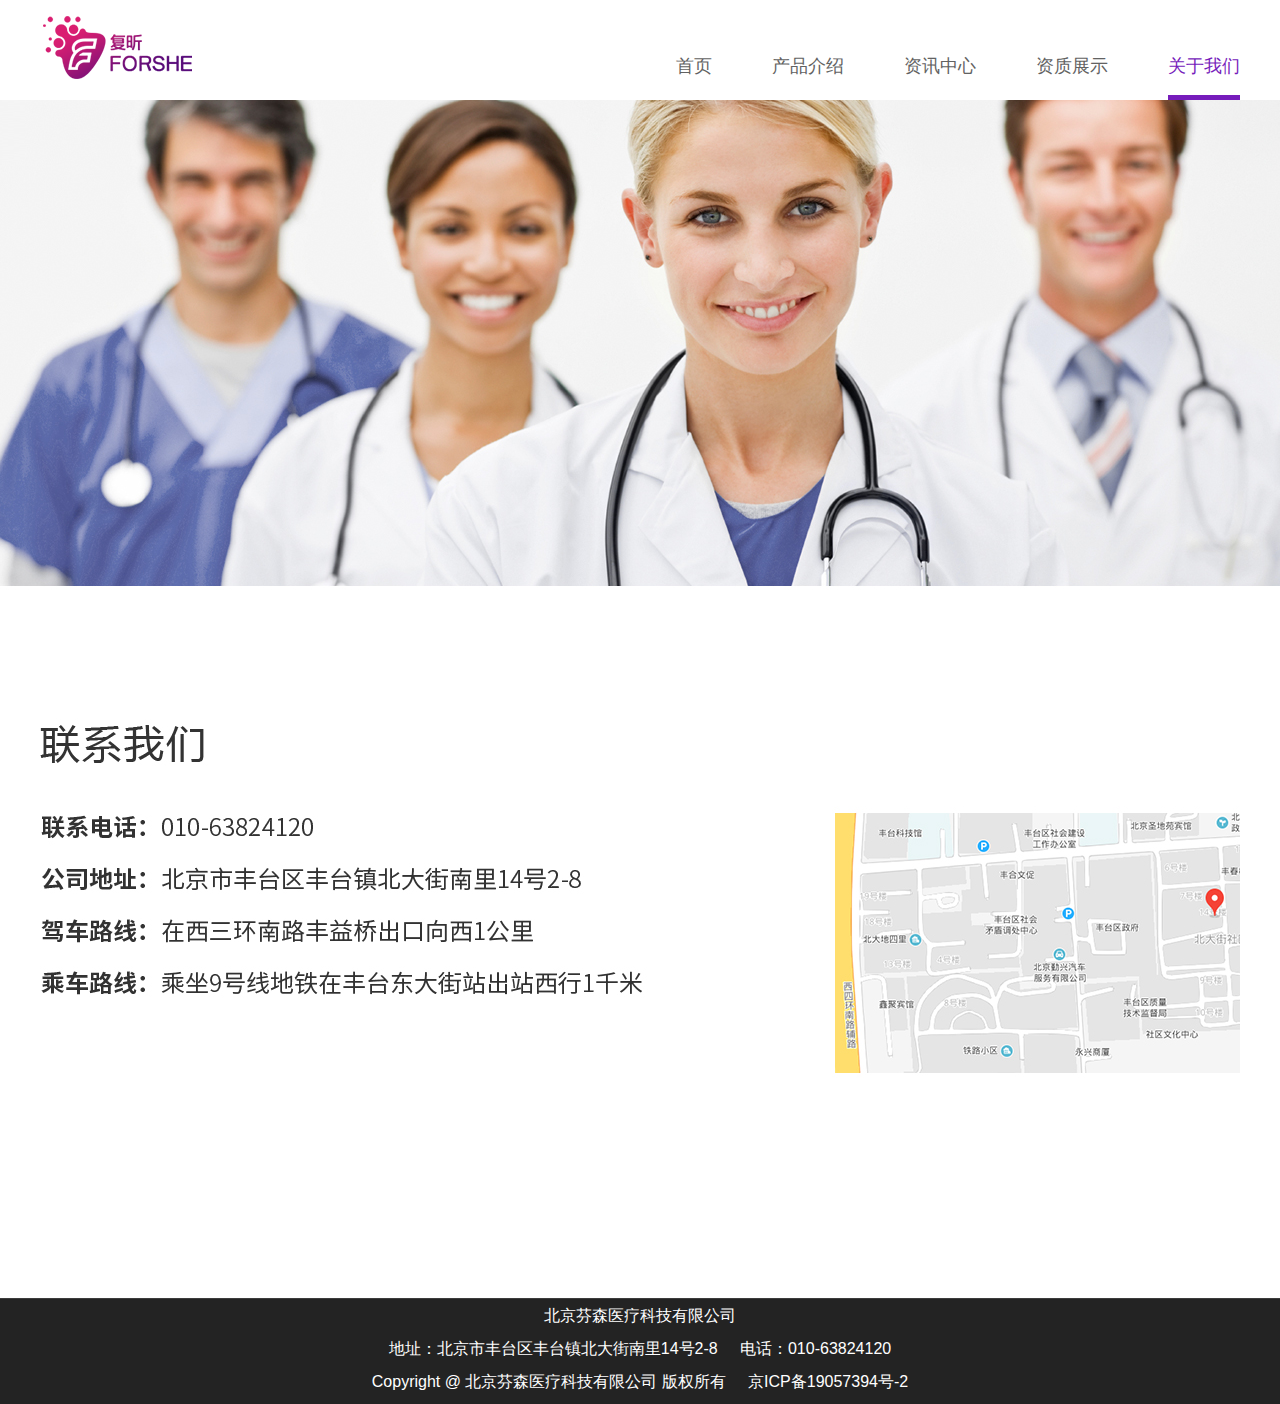
<file: aboutus.html>
<!DOCTYPE html>
<html>
	<head>
		<meta charset="UTF-8">
		<script src="js/jquery.min.js" type="text/javascript"></script>
		<link rel="shortcut icon" href="images/HXFY_logo.ico">
		<title>北京芬森医疗科技有限公司</title>
	</head>
	<style type="text/css">
		*{
			margin:0;
			padding:0;
		}
		li{
			list-style:none;
		}
		a{
			text-decoration:none;
		}
		img{
			max-width: 100%;
			border:none;
			}
		body{
			width: 100%;
			height: 100%;
			font-family:Arial, "Times New Roman","微软雅黑";
			font-size:12px;
			background-color: #fff;
			cursor: default;
			}
		.clear{
			clear:both;
		}
		.inner{
			width: 1200px;
			margin: 0 auto;
		}
		.left{
			float: left;
		}
		.right{
			float: right;
		}
		ul:after{
			display: block;
			clear: both;
			content: "";
			visibility: hidden;
			height: 0;
		}
		h2{
			height: 96px;
			font-size: 40px;
			color: #333333;
			font-family: MicrosoftYaHei;
			/*font-weight: bold;*/
			line-height: 96px;
			padding-left: 50px;
			background: url(images/h2_bg.png)no-repeat left center;
		}
		h3{
			height: 63px;
			font-size: 40px;
			font-family: "微软雅黑";
			color: #333333;
			font-weight: normal;
			line-height: 63px;
		}
		h3 span{
			font-family: Impact;
			color: #f0f0f0;
			margin-left: 16px;
		}
		.wrap{ width: 100%; }
		.the_top{ position: fixed; width: 100%; }
		.the_top .hd{ display: none; }
		
		
		
		#header{
			width: 100%;
			height: 100px;
			background-color: rgba(255,255,255,1);
			position:fixed;
			top: 0;
		}
		#header .head{
			height: 100px;
		}
		#header .head .head_left{
			height: 100px;
		}
		#header .head .head_left .logo{
			width: 154px;
			height: 154px;
			background: url(images/logo.png);
			position: relative;
		}
		#header .head .head_left p{
			width: 200px;
			font-size: 16px;
			font-family: Arial;
			color: #969696;
			line-height: 24px;
			margin: 31px 0 0 23px;
		}
		#header .head .head_right{
			height: 62px;
			margin-top: 38px;
		}
		#header .head .head_right li{
			height: 57px;
			font-size: 18px;
			color: #626262;
			line-height: 57px;
			margin-left: 60px;
			cursor: pointer;
			float: left;
		}
		#header .head .head_right li.active{
			color: #761cbb;
			border-bottom: 5px solid #761cbb;
		}
		#header .head .head_right li:hover{
			color: #761cbb;
			border-bottom: 5px solid #761cbb;
		}
		
		
		#banner{
			width: 100%;
			height: 1126px;
			background: url(images/aboutus.jpg)no-repeat;
			background-position: center;
			padding-top: 172px;
		}
		
		
		#copy{
			height: 105px;
			font-size: 16px;
			color: #fff;
			text-align: center;
			line-height: 33px;
			border-top: 1px solid #3c3c3c;
			background: #232323;
		}
		#copy a{
			color: #FFFFFF;
		}

	</style>
	<body>
	    <header id="header">
	        <div class="inner head">
	            <div class="left head_left">
	                <div class="left logo"></div>
	                <!-- <p class="left">Beijing Finsen Medical Technology Co., Ltd.</p> -->
	            </div>

	            <ul class="right head_right">
	                <a href="index.html"><li>首页</li></a>
	                <a href="drugs.html"><li>产品介绍</li></a>
	                <a href="consulting.html"><li>资讯中心</li></a>
	                <a href="https://qc.for-she.com/"><li>资质展示</li></a>
	                <a href="#"><li class="active">关于我们</li></a>
	            </ul>
	        </div>
	    </header>
	
		<div id="banner">
			
		</div>
	
	
	
		<div id="copy">
			北京芬森医疗科技有限公司
			<br>
			地址：北京市丰台区丰台镇北大街南里14号2-8 &nbsp;&nbsp;&nbsp;
			电话：010-63824120
			<br>
			Copyright @ 北京芬森医疗科技有限公司 版权所有 &nbsp;&nbsp;&nbsp;
			京ICP备19057394号-2
		</div>
		
		
		<script>
	        //获取头部top的高度值 height 
			// 触发滚动条 ，  获取页面滚走的距离  sTop  
			//当 sTop > height  开始实现吸顶效果
			var h = 0;
			// var nav = $id("Q-nav");
			var nav = document.getElementById('header');
			onscroll = function(){
				var sTop = document.documentElement.scrollTop || document.body.scrollTop;
				if( sTop > h ){ //吸顶条件
					nav.style.position = "fixed";
					nav.style.top = 0;
					nav.style.borderBottom= "thick solid #761cbb";
				}else{
					nav.style.position = "";
					nav.style.borderBottom= "0";
				}
			}
	
	
	
			$(".join_tet li .zp_p").click(function(){
				$(this).addClass("active_zp").siblings().removeClass("active_zp");
				var index = $(this).index();
				$(".join_tet li .zpxuq").addClass("active_zptxt").eq( index ).siblings().removeClass("active_zptxt");
			})
		</script>
	</body>
</html>
</file>
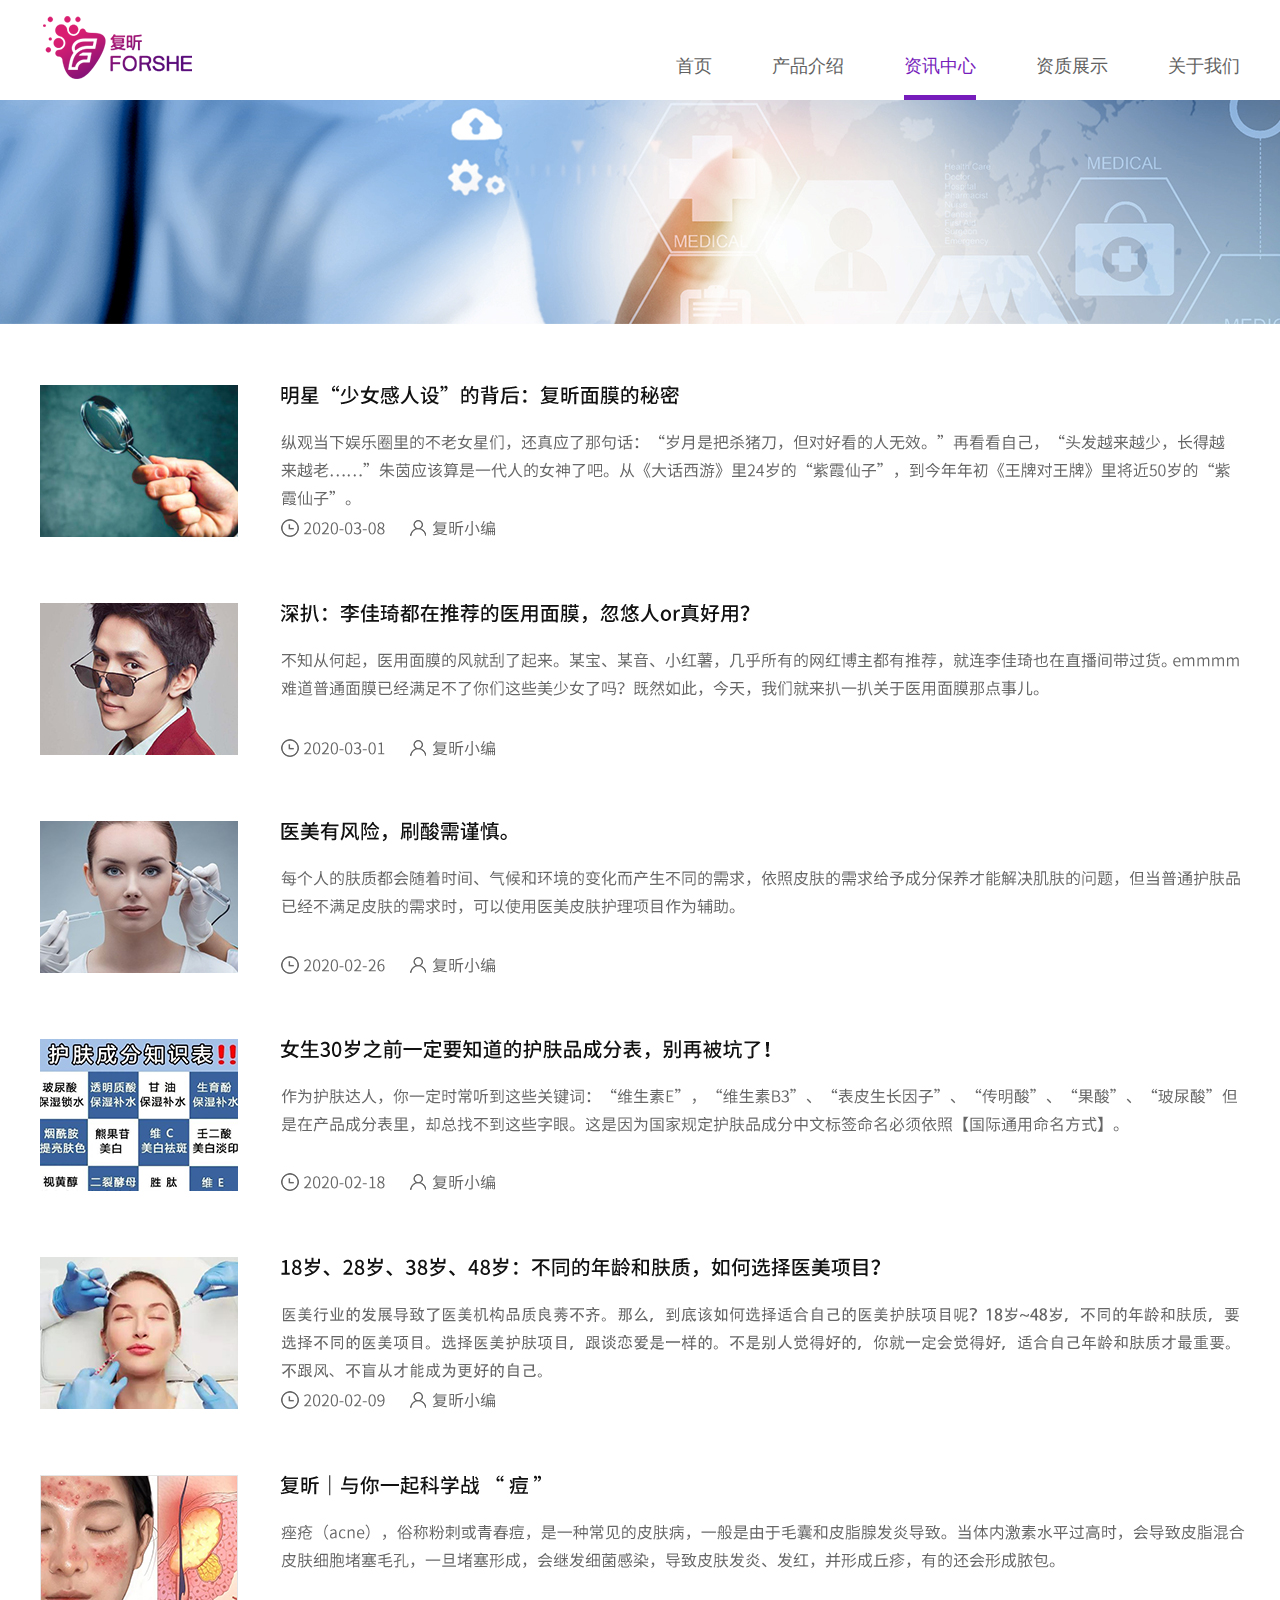
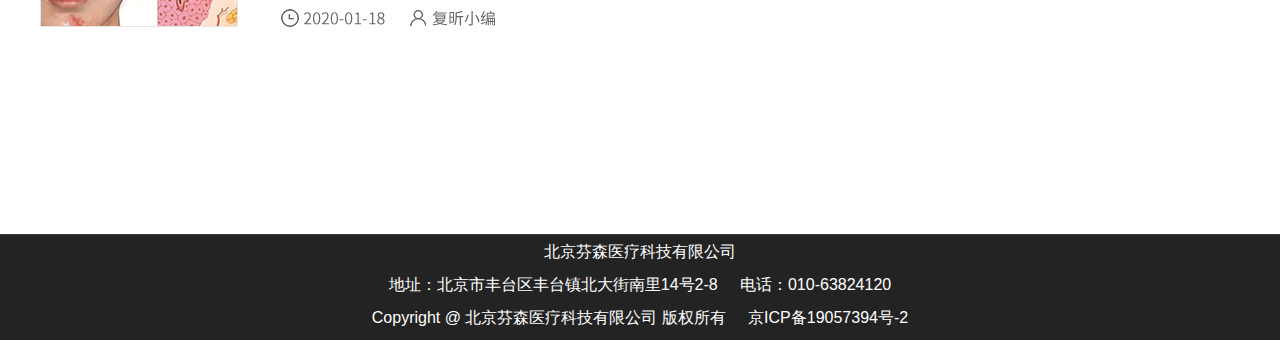
<file: consulting.html>
<!DOCTYPE html>
<html>
	<head>
		<meta charset="UTF-8">
		<script src="js/jquery.min.js" type="text/javascript"></script>
		<link rel="shortcut icon" href="images/HXFY_logo.ico">
		<title>复昕面膜|北京芬森医疗科技有限公司</title>
	</head>
	<style type="text/css">
		*{
			margin:0;
			padding:0;
		}
		li{
			list-style:none;
		}
		a{
			text-decoration:none;
		}
		img{
			max-width: 100%;
			border:none;
			}
		body{
			width: 100%;
			height: 100%;
			font-family:Arial, "Times New Roman","微软雅黑";
			font-size:12px;
			background-color: #fff;
			cursor: default;
			}
		.clear{
			clear:both;
		}
		.inner{
			width: 1200px;
			margin: 0 auto;
		}
		.left{
			float: left;
		}
		.right{
			float: right;
		}
		ul:after{
			display: block;
			clear: both;
			content: "";
			visibility: hidden;
			height: 0;
		}
		h2{
			height: 96px;
			font-size: 40px;
			color: #333333;
			font-family: MicrosoftYaHei;
			/*font-weight: bold;*/
			line-height: 96px;
			padding-left: 50px;
			background: url(images/h2_bg.png)no-repeat left center;
		}
		h3{
			height: 63px;
			font-size: 40px;
			font-family: "微软雅黑";
			color: #333333;
			font-weight: normal;
			line-height: 63px;
		}
		h3 span{
			font-family: Impact;
			color: #f0f0f0;
			margin-left: 16px;
		}
		.wrap{ width: 100%; }
		.the_top{ position: fixed; width: 100%; }
		.the_top .hd{ display: none; }
		
		
		
		#header{
			width: 100%;
			height: 100px;
			background-color: rgba(255,255,255,1);
			position:fixed;
			top: 0;
		}
		#header .head{
			height: 100px;
		}
		#header .head .head_left{
			height: 100px;
		}
		#header .head .head_left .logo{
			width: 154px;
			height: 154px;
			background: url(images/logo.png);
			position: relative;
		}
		#header .head .head_left p{
			width: 200px;
			font-size: 16px;
			font-family: Arial;
			color: #969696;
			line-height: 24px;
			margin: 31px 0 0 23px;
		}
		#header .head .head_right{
			height: 62px;
			margin-top: 38px;
		}
		#header .head .head_right li{
			height: 57px;
			font-size: 18px;
			color: #626262;
			line-height: 57px;
			margin-left: 60px;
			cursor: pointer;
			float: left;
		}
		#header .head .head_right li.active{
			color: #761cbb;
			border-bottom: 5px solid #761cbb;
		}
		#header .head .head_right li:hover{
			color: #761cbb;
			border-bottom: 5px solid #761cbb;
		}
		
		
		#banner{
			width: 100%;
			height: 1662px;
			background: url(images/consulting.jpg)no-repeat;
			background-position: center;
			padding-top: 172px;
		}
		#banner a{
			display: block;
			width: 100%;
			height: 218px;
		}
		#banner a:nth-child(1){
			margin-top: 182px;
		}
		
		
		#copy{
			height: 105px;
			font-size: 16px;
			color: #fff;
			text-align: center;
			line-height: 33px;
			border-top: 1px solid #3c3c3c;
			background: #232323;
		}
		#copy a{
			color: #FFFFFF;
		}

	</style>
	<body>
		<header id="header">
			<div class="inner head">
				<div class="left head_left">
					<div class="left logo"></div>
					<!-- <p class="left">Beijing Finsen Medical Technology Co., Ltd.</p> -->
				</div>
	
				<ul class="right head_right">
				    <a href="index.html"><li>首页</li></a>
				    <a href="drugs.html"><li>产品介绍</li></a>
				    <a href="#"><li  class="active">资讯中心</li></a>
				    <a href="https://qc.for-she.com/"><li>资质展示</li></a>
				    <a href="aboutus.html"><li>关于我们</li></a>
				</ul>
			</div>
		</header>
	
		<div id="banner">
			<a href="consulting_01.html"></a>
			<a href="consulting_02.html"></a>
			<a href="consulting_03.html"></a>
			<a href="consulting_04.html"></a>
			<a href="consulting_05.html"></a>
			<a href="consulting_06.html"></a>
		</div>
	
	
	
		<div id="copy">
			北京芬森医疗科技有限公司
			<br>
			地址：北京市丰台区丰台镇北大街南里14号2-8 &nbsp;&nbsp;&nbsp;
			电话：010-63824120
			<br>
			Copyright @ 北京芬森医疗科技有限公司 版权所有 &nbsp;&nbsp;&nbsp;
			京ICP备19057394号-2
		</div>
		
		
		<script>
	        //获取头部top的高度值 height 
			// 触发滚动条 ，  获取页面滚走的距离  sTop  
			//当 sTop > height  开始实现吸顶效果
			var h = 0;
			// var nav = $id("Q-nav");
			var nav = document.getElementById('header');
			onscroll = function(){
				var sTop = document.documentElement.scrollTop || document.body.scrollTop;
				if( sTop > h ){ //吸顶条件
					nav.style.position = "fixed";
					nav.style.top = 0;
					nav.style.borderBottom= "thick solid #761cbb";
				}else{
					nav.style.position = "";
					nav.style.borderBottom= "0";
				}
			}
	
	
		</script>
	</body>
</html>
</file>
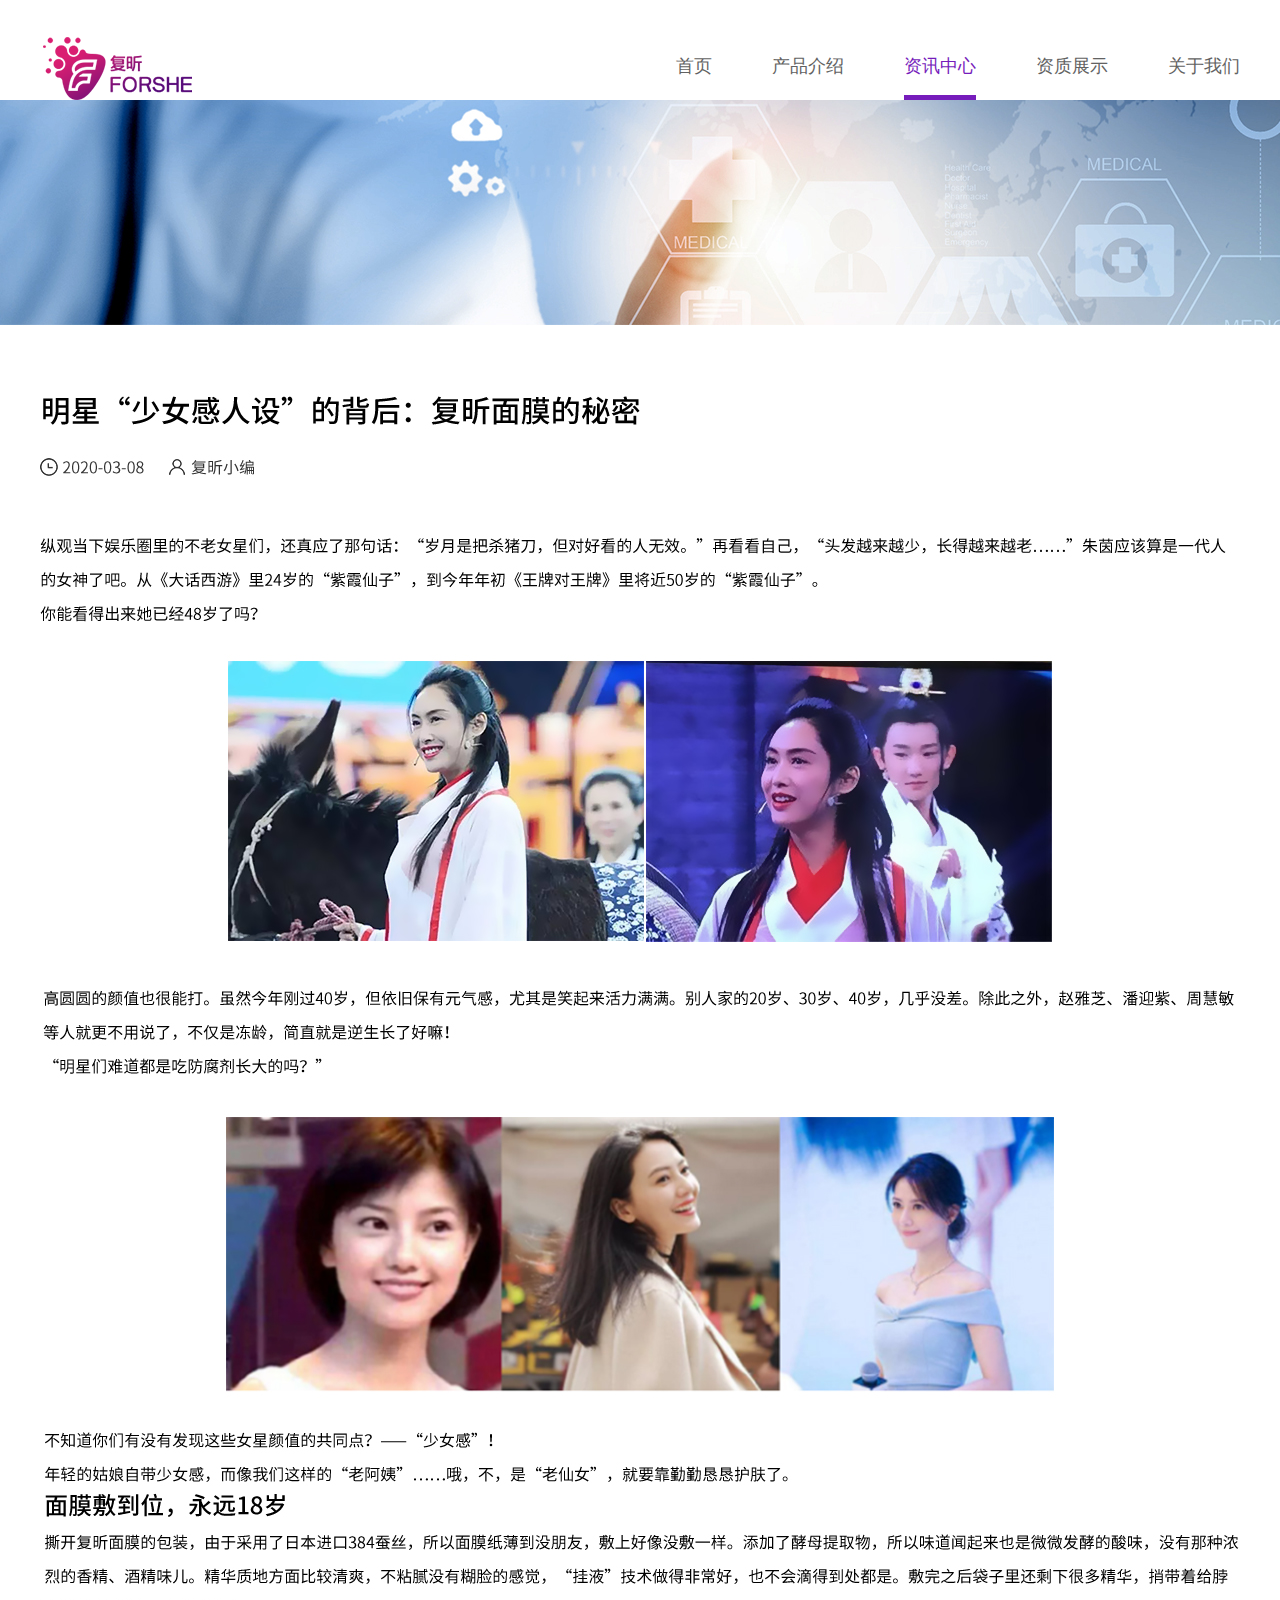
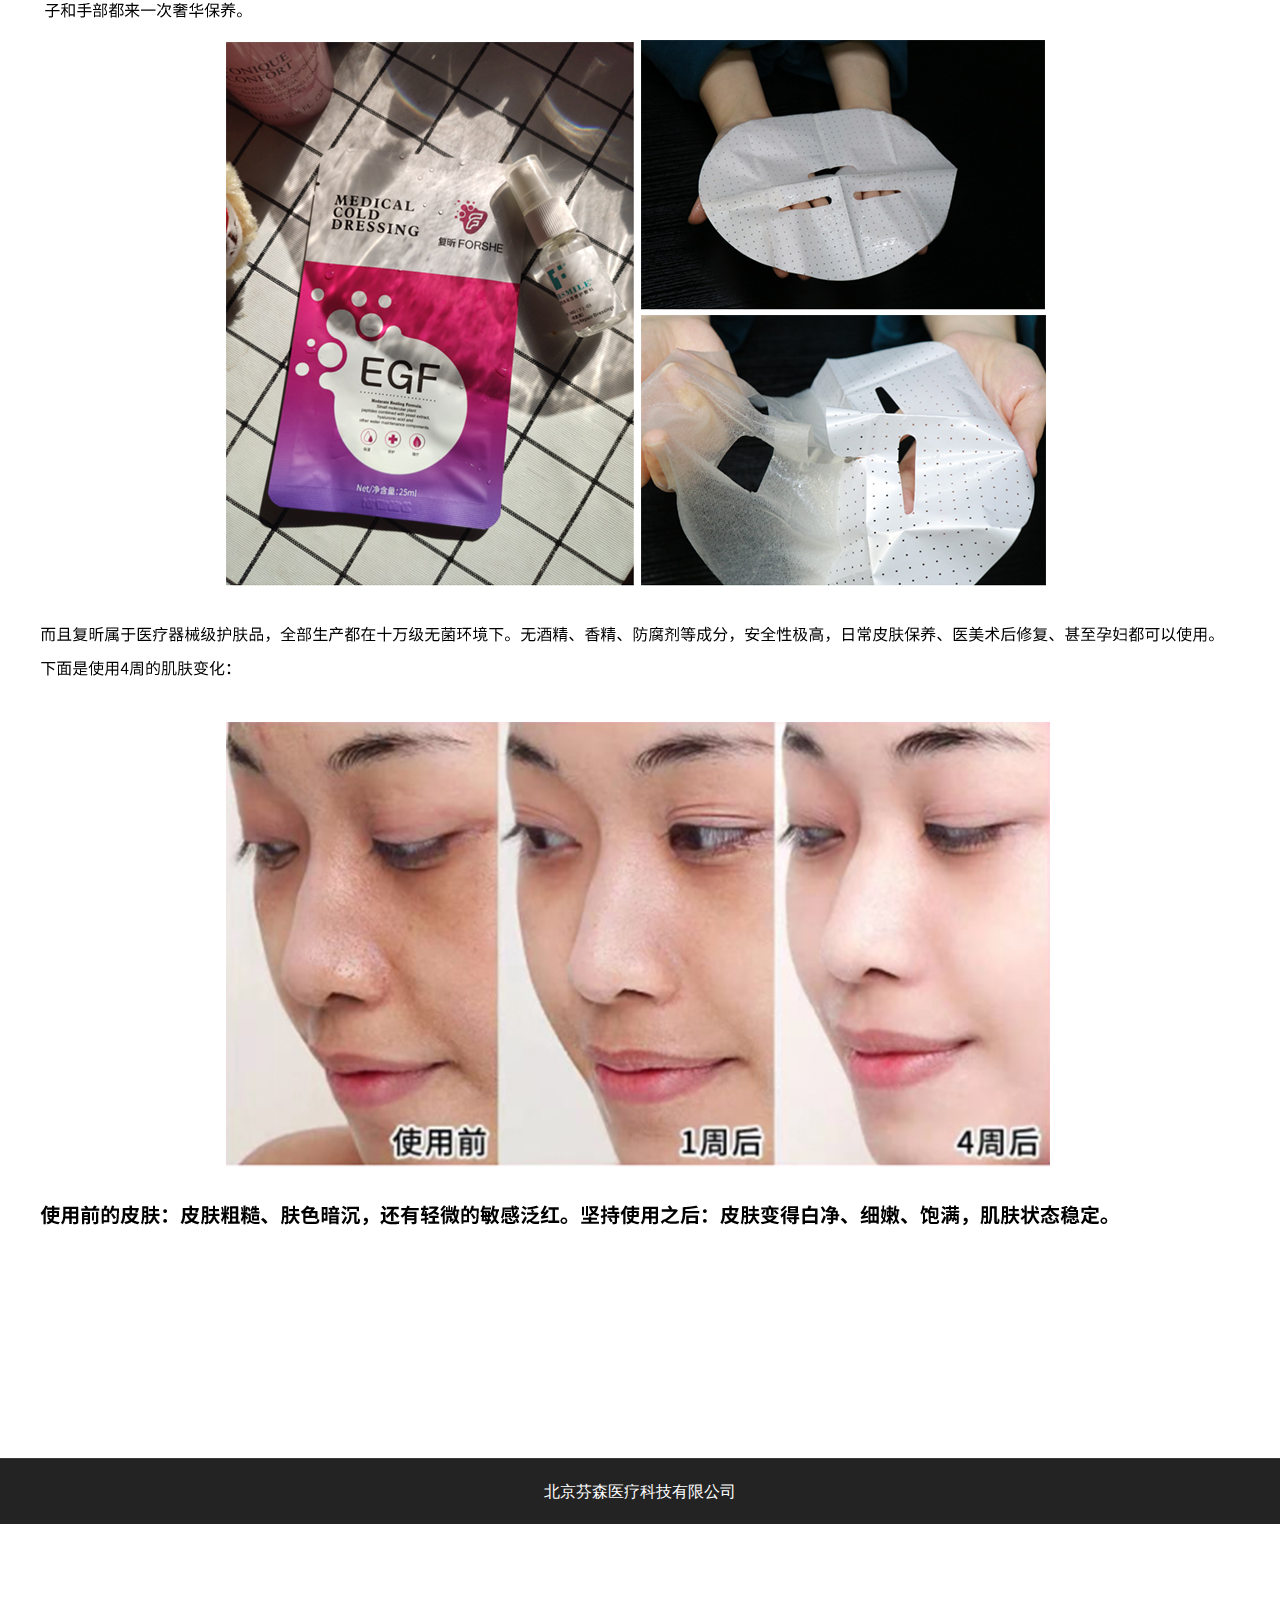
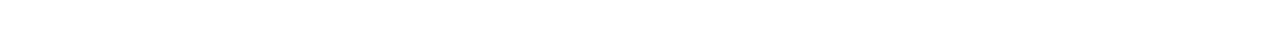
<file: consulting_01.html>
<!DOCTYPE html>
<html>
	<head>
		<meta charset="UTF-8">
		<script src="js/jquery.min.js" type="text/javascript"></script>
		<link rel="shortcut icon" href="images/HXFY_logo.ico">
		<title>复昕面膜|北京芬森医疗科技有限公司</title>
	</head>
	<style type="text/css">
		*{
			margin:0;
			padding:0;
		}
		li{
			list-style:none;
		}
		a{
			text-decoration:none;
		}
		img{
			max-width: 100%;
			border:none;
			}
		body{
			width: 100%;
			height: 100%;
			font-family:Arial, "Times New Roman","微软雅黑";
			font-size:12px;
			background-color: #fff;
			cursor: default;
			}
		.clear{
			clear:both;
		}
		.inner{
			width: 1200px;
			margin: 0 auto;
		}
		.left{
			float: left;
		}
		.right{
			float: right;
		}
		ul:after{
			display: block;
			clear: both;
			content: "";
			visibility: hidden;
			height: 0;
		}
		h2{
			height: 96px;
			font-size: 40px;
			color: #333333;
			font-family: MicrosoftYaHei;
			/*font-weight: bold;*/
			line-height: 96px;
			padding-left: 50px;
			background: url(images/h2_bg.png)no-repeat left center;
		}
		h3{
			height: 63px;
			font-size: 40px;
			font-family: "微软雅黑";
			color: #333333;
			font-weight: normal;
			line-height: 63px;
		}
		h3 span{
			font-family: Impact;
			color: #f0f0f0;
			margin-left: 16px;
		}
		.wrap{ width: 100%; }
		.the_top{ position: fixed; width: 100%; }
		.the_top .hd{ display: none; }
		
		
		
		#header{
			width: 100%;
			height: 100px;
			background-color: rgba(255,255,255,1);
			position:fixed;
			top: 0;
		}
		#header .head{
			height: 100px;
		}
		#header .head .head_left{
			height: 100px;
		}
		#header .head .head_left .logo{
			width: 154px;
			height: 154px;
			background: url(images/logo.png);
			position: relative;
			top: 21px;
		}
		#header .head .head_left p{
			width: 200px;
			font-size: 16px;
			font-family: Arial;
			color: #969696;
			line-height: 24px;
			margin: 31px 0 0 23px;
		}
		#header .head .head_right{
			height: 62px;
			margin-top: 38px;
		}
		#header .head .head_right li{
			height: 57px;
			font-size: 18px;
			color: #626262;
			line-height: 57px;
			margin-left: 60px;
			cursor: pointer;
			float: left;
		}
		#header .head .head_right li.active{
			color: #761cbb;
			border-bottom: 5px solid #761cbb;
		}
		#header .head .head_right li:hover{
			color: #761cbb;
			border-bottom: 5px solid #761cbb;
		}
		
		
		#banner{
			width: 100%;
			height: 2886px;
			background: url(images/consulting_01.jpg)no-repeat;
			background-position: center;
			padding-top: 172px;
		}
		#banner a{
			display: block;
			width: 100%;
			height: 218px;
		}
		#banner a:nth-child(1){
			margin-top: 182px;
		}
		
		
		#copy{
			height: 65px;
			font-size: 16px;
			color: #fff;
			text-align: center;
			line-height: 65px;
			border-top: 1px solid #3c3c3c;
			background: #232323;
		}
		#copy a{
			color: #FFFFFF;
		}

	</style>
	<body>
		<header id="header">
			<div class="inner head">
				<div class="left head_left">
					<div class="left logo"></div>
					<!-- <p class="left">Beijing Finsen Medical Technology Co., Ltd.</p> -->
				</div>
	
				<ul class="right head_right">
				    <a href="index.html"><li>首页</li></a>
				    <a href="drugs.html"><li>产品介绍</li></a>
				    <a href="consulting.html"><li  class="active">资讯中心</li></a>
				    <a href="https://qc.for-she.com/"><li>资质展示</li></a>
				    <a href="aboutus.html"><li>关于我们</li></a>
				</ul>
			</div>
		</header>
	
		<div id="banner">
			
		</div>
	
	
	
		<div id="copy">
			北京芬森医疗科技有限公司
			<br>
			地址：北京市丰台区丰台镇北大街南里14号2-8 &nbsp;&nbsp;&nbsp;
			电话：010-63824120
			<br>
			Copyright @ 北京芬森医疗科技有限公司 版权所有 &nbsp;&nbsp;&nbsp;
			京ICP备19057394号-2
		</div>
		
		
		<script>
	        //获取头部top的高度值 height 
			// 触发滚动条 ，  获取页面滚走的距离  sTop  
			//当 sTop > height  开始实现吸顶效果
			var h = 0;
			// var nav = $id("Q-nav");
			var nav = document.getElementById('header');
			onscroll = function(){
				var sTop = document.documentElement.scrollTop || document.body.scrollTop;
				if( sTop > h ){ //吸顶条件
					nav.style.position = "fixed";
					nav.style.top = 0;
					nav.style.borderBottom= "thick solid #761cbb";
				}else{
					nav.style.position = "";
					nav.style.borderBottom= "0";
				}
			}
	
	
		</script>
	</body>
</html>
</file>
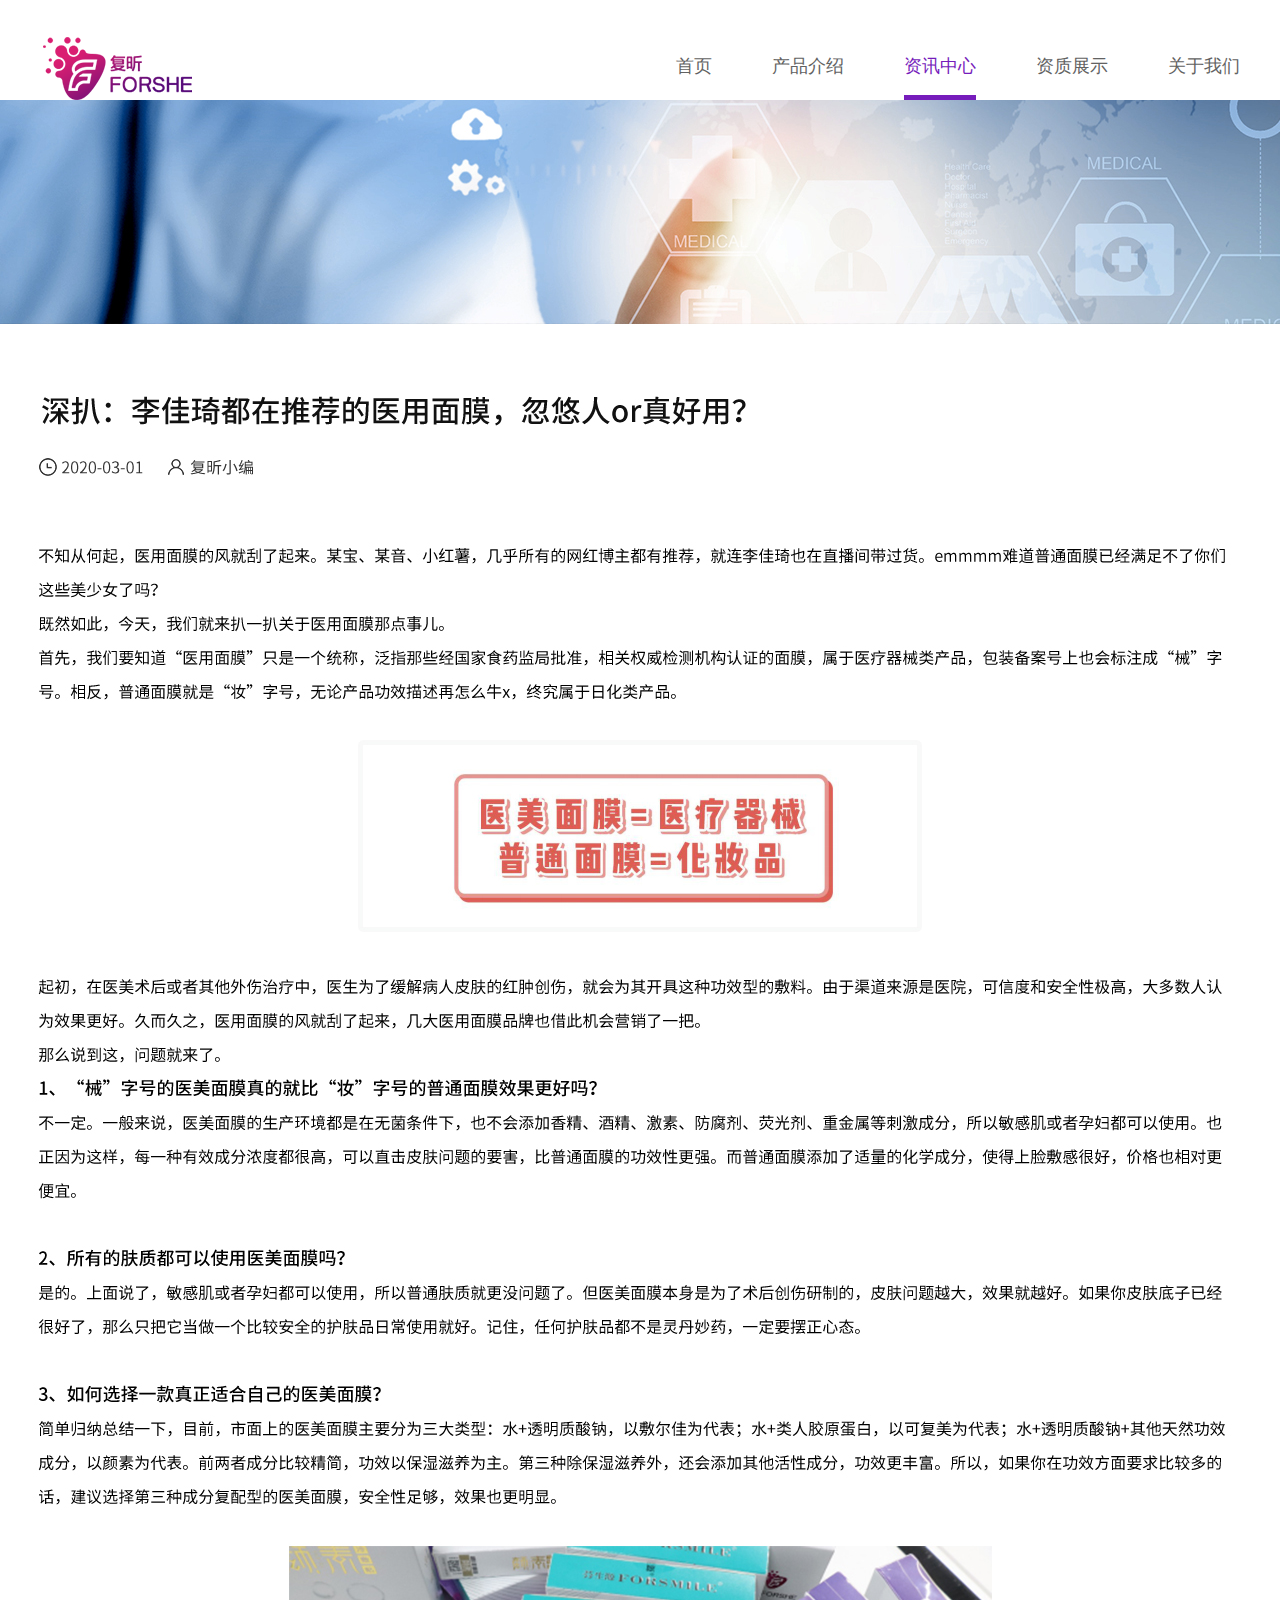
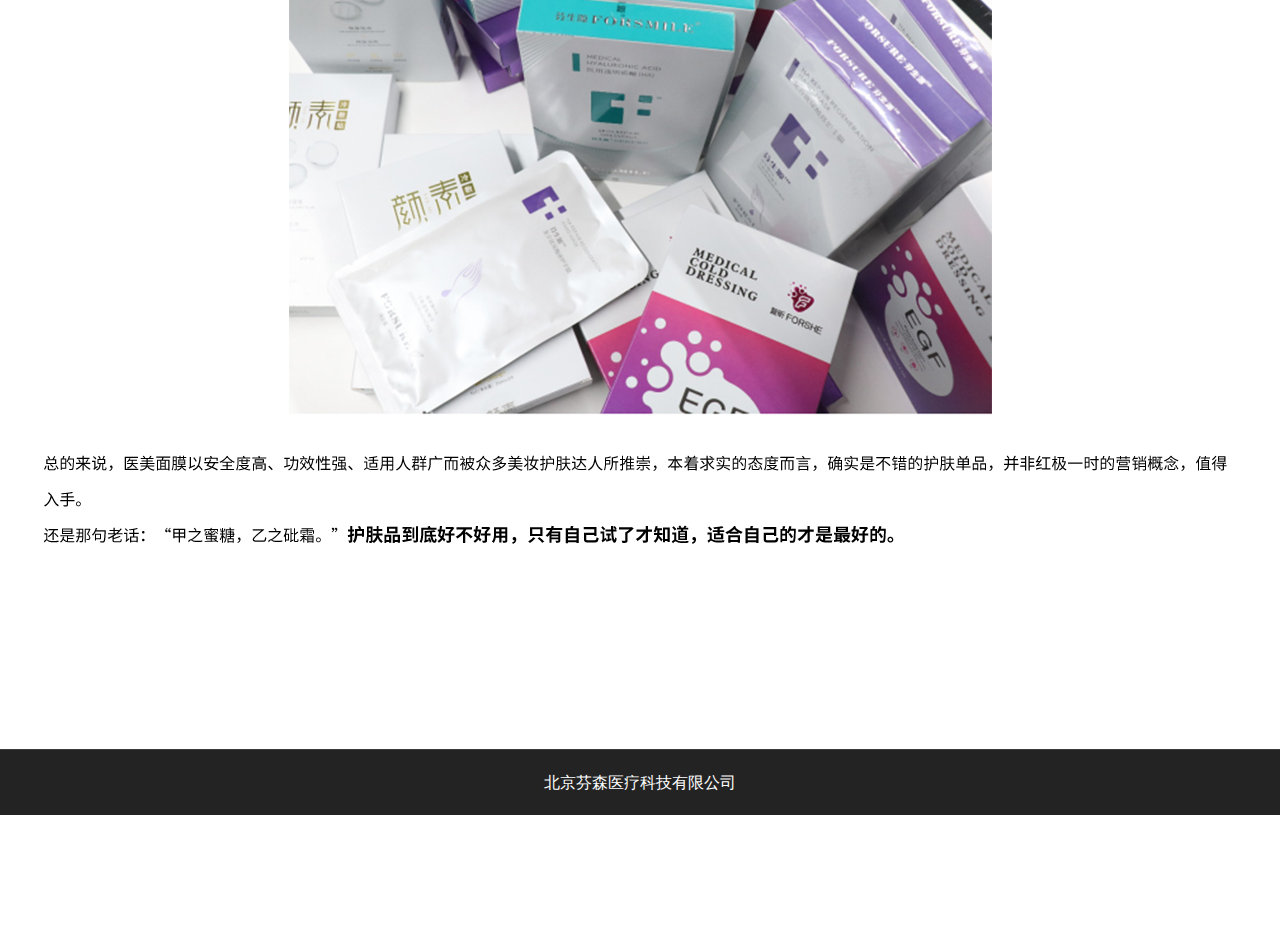
<file: consulting_02.html>
<!DOCTYPE html>
<html>
	<head>
		<meta charset="UTF-8">
		<script src="js/jquery.min.js" type="text/javascript"></script>
		<link rel="shortcut icon" href="images/HXFY_logo.ico">
		<title>复昕面膜|北京芬森医疗科技有限公司</title>
	</head>
	<style type="text/css">
		*{
			margin:0;
			padding:0;
		}
		li{
			list-style:none;
		}
		a{
			text-decoration:none;
		}
		img{
			max-width: 100%;
			border:none;
			}
		body{
			width: 100%;
			height: 100%;
			font-family:Arial, "Times New Roman","微软雅黑";
			font-size:12px;
			background-color: #fff;
			cursor: default;
			}
		.clear{
			clear:both;
		}
		.inner{
			width: 1200px;
			margin: 0 auto;
		}
		.left{
			float: left;
		}
		.right{
			float: right;
		}
		ul:after{
			display: block;
			clear: both;
			content: "";
			visibility: hidden;
			height: 0;
		}
		h2{
			height: 96px;
			font-size: 40px;
			color: #333333;
			font-family: MicrosoftYaHei;
			/*font-weight: bold;*/
			line-height: 96px;
			padding-left: 50px;
			background: url(images/h2_bg.png)no-repeat left center;
		}
		h3{
			height: 63px;
			font-size: 40px;
			font-family: "微软雅黑";
			color: #333333;
			font-weight: normal;
			line-height: 63px;
		}
		h3 span{
			font-family: Impact;
			color: #f0f0f0;
			margin-left: 16px;
		}
		.wrap{ width: 100%; }
		.the_top{ position: fixed; width: 100%; }
		.the_top .hd{ display: none; }
		
		
		
		#header{
			width: 100%;
			height: 100px;
			background-color: rgba(255,255,255,1);
			position:fixed;
			top: 0;
		}
		#header .head{
			height: 100px;
		}
		#header .head .head_left{
			height: 100px;
		}
		#header .head .head_left .logo{
			width: 154px;
			height: 154px;
			background: url(images/logo.png);
			position: relative;
			top: 21px;
		}
		#header .head .head_left p{
			width: 200px;
			font-size: 16px;
			font-family: Arial;
			color: #969696;
			line-height: 24px;
			margin: 31px 0 0 23px;
		}
		#header .head .head_right{
			height: 62px;
			margin-top: 38px;
		}
		#header .head .head_right li{
			height: 57px;
			font-size: 18px;
			color: #626262;
			line-height: 57px;
			margin-left: 60px;
			cursor: pointer;
			float: left;
		}
		#header .head .head_right li.active{
			color: #761cbb;
			border-bottom: 5px solid #761cbb;
		}
		#header .head .head_right li:hover{
			color: #761cbb;
			border-bottom: 5px solid #761cbb;
		}
		
		
		#banner{
			width: 100%;
			height: 2177px;
			background: url(images/consulting_02.jpg)no-repeat;
			background-position: center;
			padding-top: 172px;
		}
		#banner a{
			display: block;
			width: 100%;
			height: 218px;
		}
		#banner a:nth-child(1){
			margin-top: 182px;
		}
		
		
		#copy{
			height: 65px;
			font-size: 16px;
			color: #fff;
			text-align: center;
			line-height: 65px;
			border-top: 1px solid #3c3c3c;
			background: #232323;
		}
		#copy a{
			color: #FFFFFF;
		}

	</style>
	<body>
		<header id="header">
			<div class="inner head">
				<div class="left head_left">
					<div class="left logo"></div>
					<!-- <p class="left">Beijing Finsen Medical Technology Co., Ltd.</p> -->
				</div>
	
				<ul class="right head_right">
				    <a href="index.html"><li>首页</li></a>
				    <a href="drugs.html"><li>产品介绍</li></a>
				    <a href="consulting.html"><li  class="active">资讯中心</li></a>
				    <a href="https://qc.for-she.com/"><li>资质展示</li></a>
				    <a href="aboutus.html"><li>关于我们</li></a>
				</ul>
			</div>
		</header>
	
		<div id="banner">
			
		</div>
	
	
	
		<div id="copy">
			北京芬森医疗科技有限公司
			<br>
			地址：北京市丰台区丰台镇北大街南里14号2-8 &nbsp;&nbsp;&nbsp;
			电话：010-63824120
			<br>
			Copyright @ 北京芬森医疗科技有限公司 版权所有 &nbsp;&nbsp;&nbsp;
			京ICP备19057394号-2
		</div>
		
		
		<script>
	        //获取头部top的高度值 height 
			// 触发滚动条 ，  获取页面滚走的距离  sTop  
			//当 sTop > height  开始实现吸顶效果
			var h = 0;
			// var nav = $id("Q-nav");
			var nav = document.getElementById('header');
			onscroll = function(){
				var sTop = document.documentElement.scrollTop || document.body.scrollTop;
				if( sTop > h ){ //吸顶条件
					nav.style.position = "fixed";
					nav.style.top = 0;
					nav.style.borderBottom= "thick solid #761cbb";
				}else{
					nav.style.position = "";
					nav.style.borderBottom= "0";
				}
			}
	
	
		</script>
	</body>
</html>
</file>
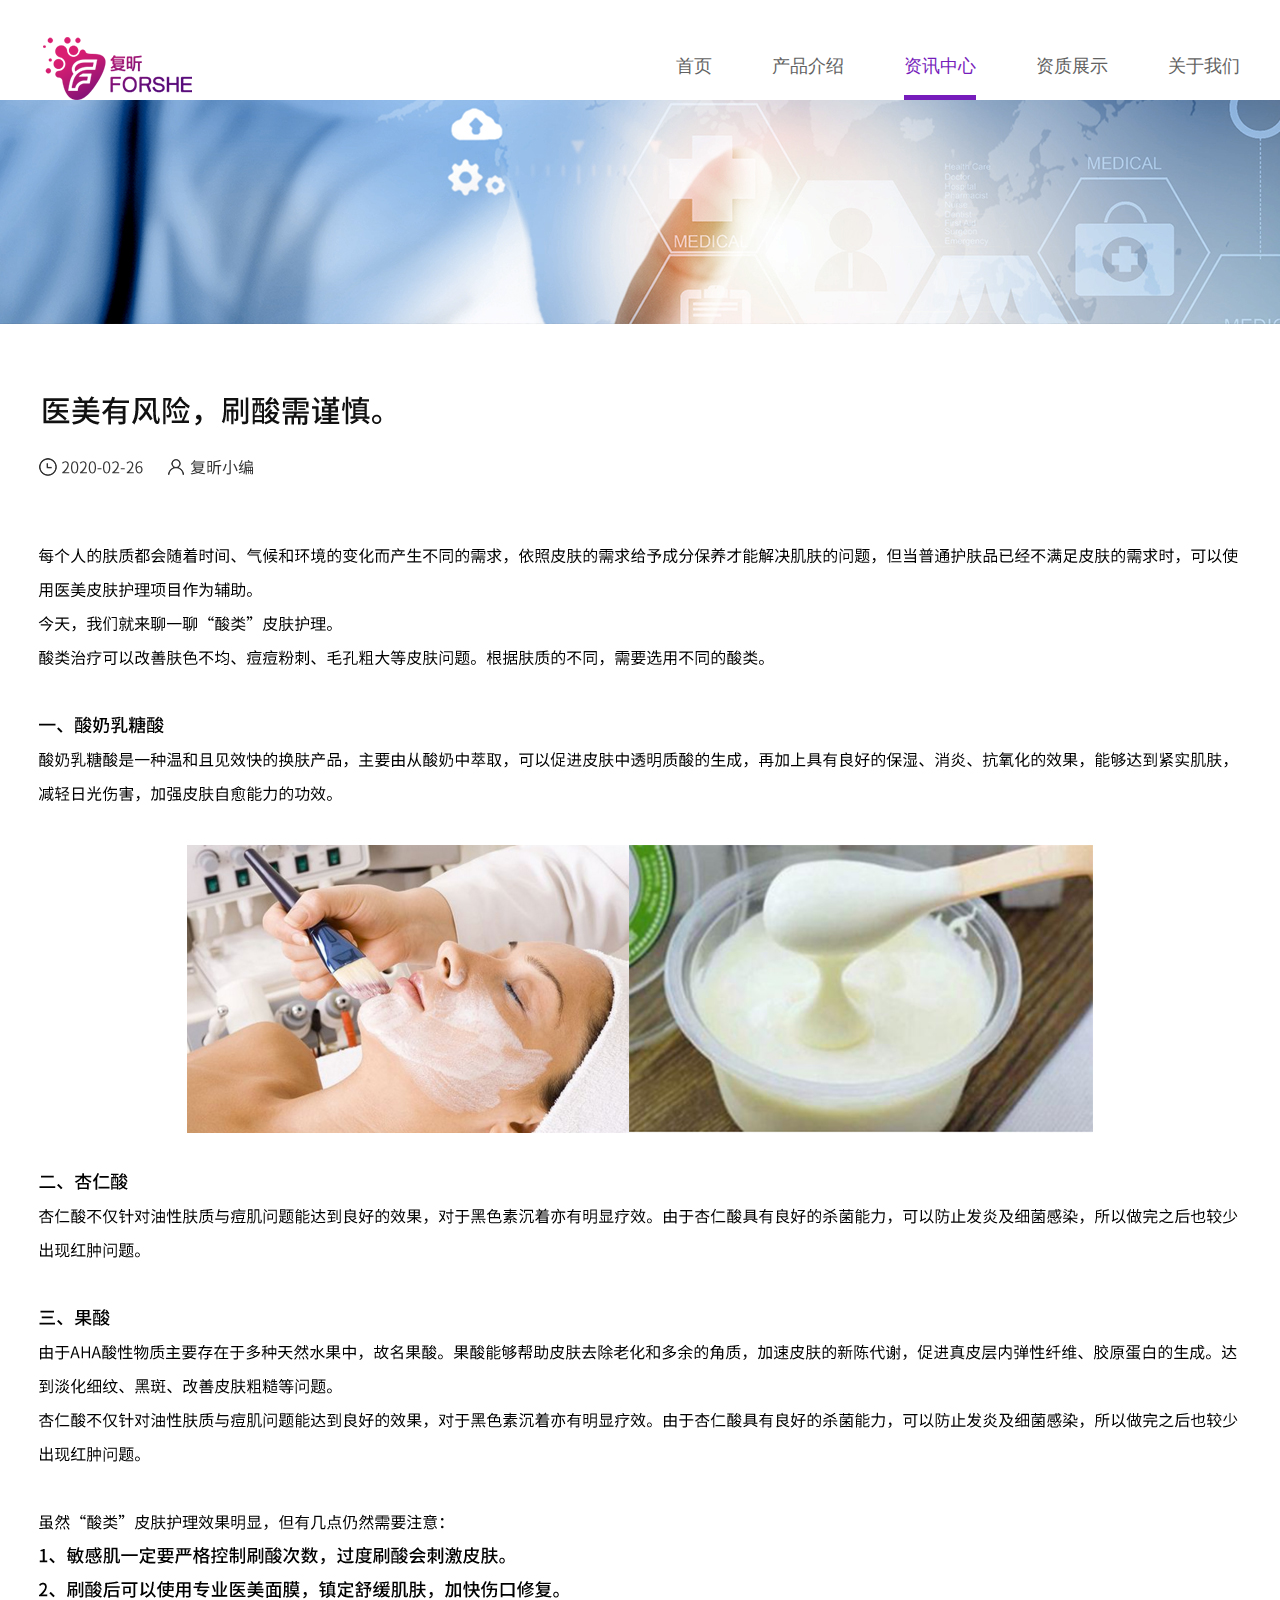
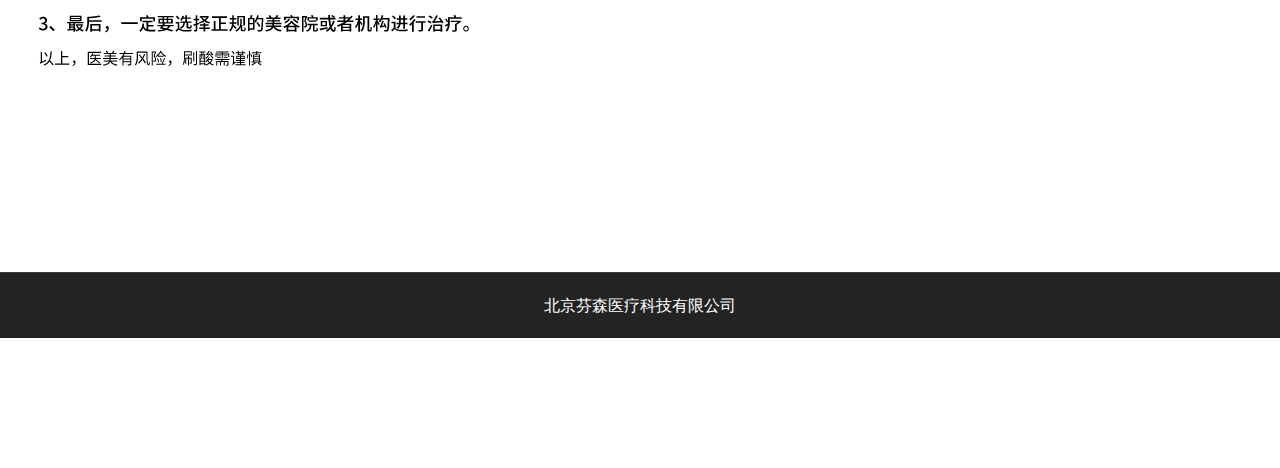
<file: consulting_03.html>
<!DOCTYPE html>
<html>
	<head>
		<meta charset="UTF-8">
		<script src="js/jquery.min.js" type="text/javascript"></script>
		<link rel="shortcut icon" href="images/HXFY_logo.ico">
		<title>复昕面膜|北京芬森医疗科技有限公司</title>
	</head>
	<style type="text/css">
		*{
			margin:0;
			padding:0;
		}
		li{
			list-style:none;
		}
		a{
			text-decoration:none;
		}
		img{
			max-width: 100%;
			border:none;
			}
		body{
			width: 100%;
			height: 100%;
			font-family:Arial, "Times New Roman","微软雅黑";
			font-size:12px;
			background-color: #fff;
			cursor: default;
			}
		.clear{
			clear:both;
		}
		.inner{
			width: 1200px;
			margin: 0 auto;
		}
		.left{
			float: left;
		}
		.right{
			float: right;
		}
		ul:after{
			display: block;
			clear: both;
			content: "";
			visibility: hidden;
			height: 0;
		}
		h2{
			height: 96px;
			font-size: 40px;
			color: #333333;
			font-family: MicrosoftYaHei;
			/*font-weight: bold;*/
			line-height: 96px;
			padding-left: 50px;
			background: url(images/h2_bg.png)no-repeat left center;
		}
		h3{
			height: 63px;
			font-size: 40px;
			font-family: "微软雅黑";
			color: #333333;
			font-weight: normal;
			line-height: 63px;
		}
		h3 span{
			font-family: Impact;
			color: #f0f0f0;
			margin-left: 16px;
		}
		.wrap{ width: 100%; }
		.the_top{ position: fixed; width: 100%; }
		.the_top .hd{ display: none; }
		
		
		
		#header{
			width: 100%;
			height: 100px;
			background-color: rgba(255,255,255,1);
			position:fixed;
			top: 0;
		}
		#header .head{
			height: 100px;
		}
		#header .head .head_left{
			height: 100px;
		}
		#header .head .head_left .logo{
			width: 154px;
			height: 154px;
			background: url(images/logo.png);
			position: relative;
			top: 21px;
		}
		#header .head .head_left p{
			width: 200px;
			font-size: 16px;
			font-family: Arial;
			color: #969696;
			line-height: 24px;
			margin: 31px 0 0 23px;
		}
		#header .head .head_right{
			height: 62px;
			margin-top: 38px;
		}
		#header .head .head_right li{
			height: 57px;
			font-size: 18px;
			color: #626262;
			line-height: 57px;
			margin-left: 60px;
			cursor: pointer;
			float: left;
		}
		#header .head .head_right li.active{
			color: #761cbb;
			border-bottom: 5px solid #761cbb;
		}
		#header .head .head_right li:hover{
			color: #761cbb;
			border-bottom: 5px solid #761cbb;
		}
		
		
		#banner{
			width: 100%;
			height: 1700px;
			background: url(images/consulting_03.jpg)no-repeat;
			background-position: center;
			padding-top: 172px;
		}
		#banner a{
			display: block;
			width: 100%;
			height: 218px;
		}
		#banner a:nth-child(1){
			margin-top: 182px;
		}
		
		
		#copy{
			height: 65px;
			font-size: 16px;
			color: #fff;
			text-align: center;
			line-height: 65px;
			border-top: 1px solid #3c3c3c;
			background: #232323;
		}
		#copy a{
			color: #FFFFFF;
		}

	</style>
	<body>
		<header id="header">
			<div class="inner head">
				<div class="left head_left">
					<div class="left logo"></div>
					<!-- <p class="left">Beijing Finsen Medical Technology Co., Ltd.</p> -->
				</div>
	
				<ul class="right head_right">
				    <a href="index.html"><li>首页</li></a>
				    <a href="drugs.html"><li>产品介绍</li></a>
				    <a href="consulting.html"><li  class="active">资讯中心</li></a>
				    <a href="https://qc.for-she.com/"><li>资质展示</li></a>
				    <a href="aboutus.html"><li>关于我们</li></a>
				</ul>
			</div>
		</header>
	
		<div id="banner">
			
		</div>
	
	
	
		<div id="copy">
			北京芬森医疗科技有限公司
			<br>
			地址：北京市丰台区丰台镇北大街南里14号2-8 &nbsp;&nbsp;&nbsp;
			电话：010-63824120
			<br>
			Copyright @ 北京芬森医疗科技有限公司 版权所有 &nbsp;&nbsp;&nbsp;
			京ICP备19057394号-2
		</div>
		
		
		<script>
	        //获取头部top的高度值 height 
			// 触发滚动条 ，  获取页面滚走的距离  sTop  
			//当 sTop > height  开始实现吸顶效果
			var h = 0;
			// var nav = $id("Q-nav");
			var nav = document.getElementById('header');
			onscroll = function(){
				var sTop = document.documentElement.scrollTop || document.body.scrollTop;
				if( sTop > h ){ //吸顶条件
					nav.style.position = "fixed";
					nav.style.top = 0;
					nav.style.borderBottom= "thick solid #761cbb";
				}else{
					nav.style.position = "";
					nav.style.borderBottom= "0";
				}
			}
	
	
		</script>
	</body>
</html>
</file>
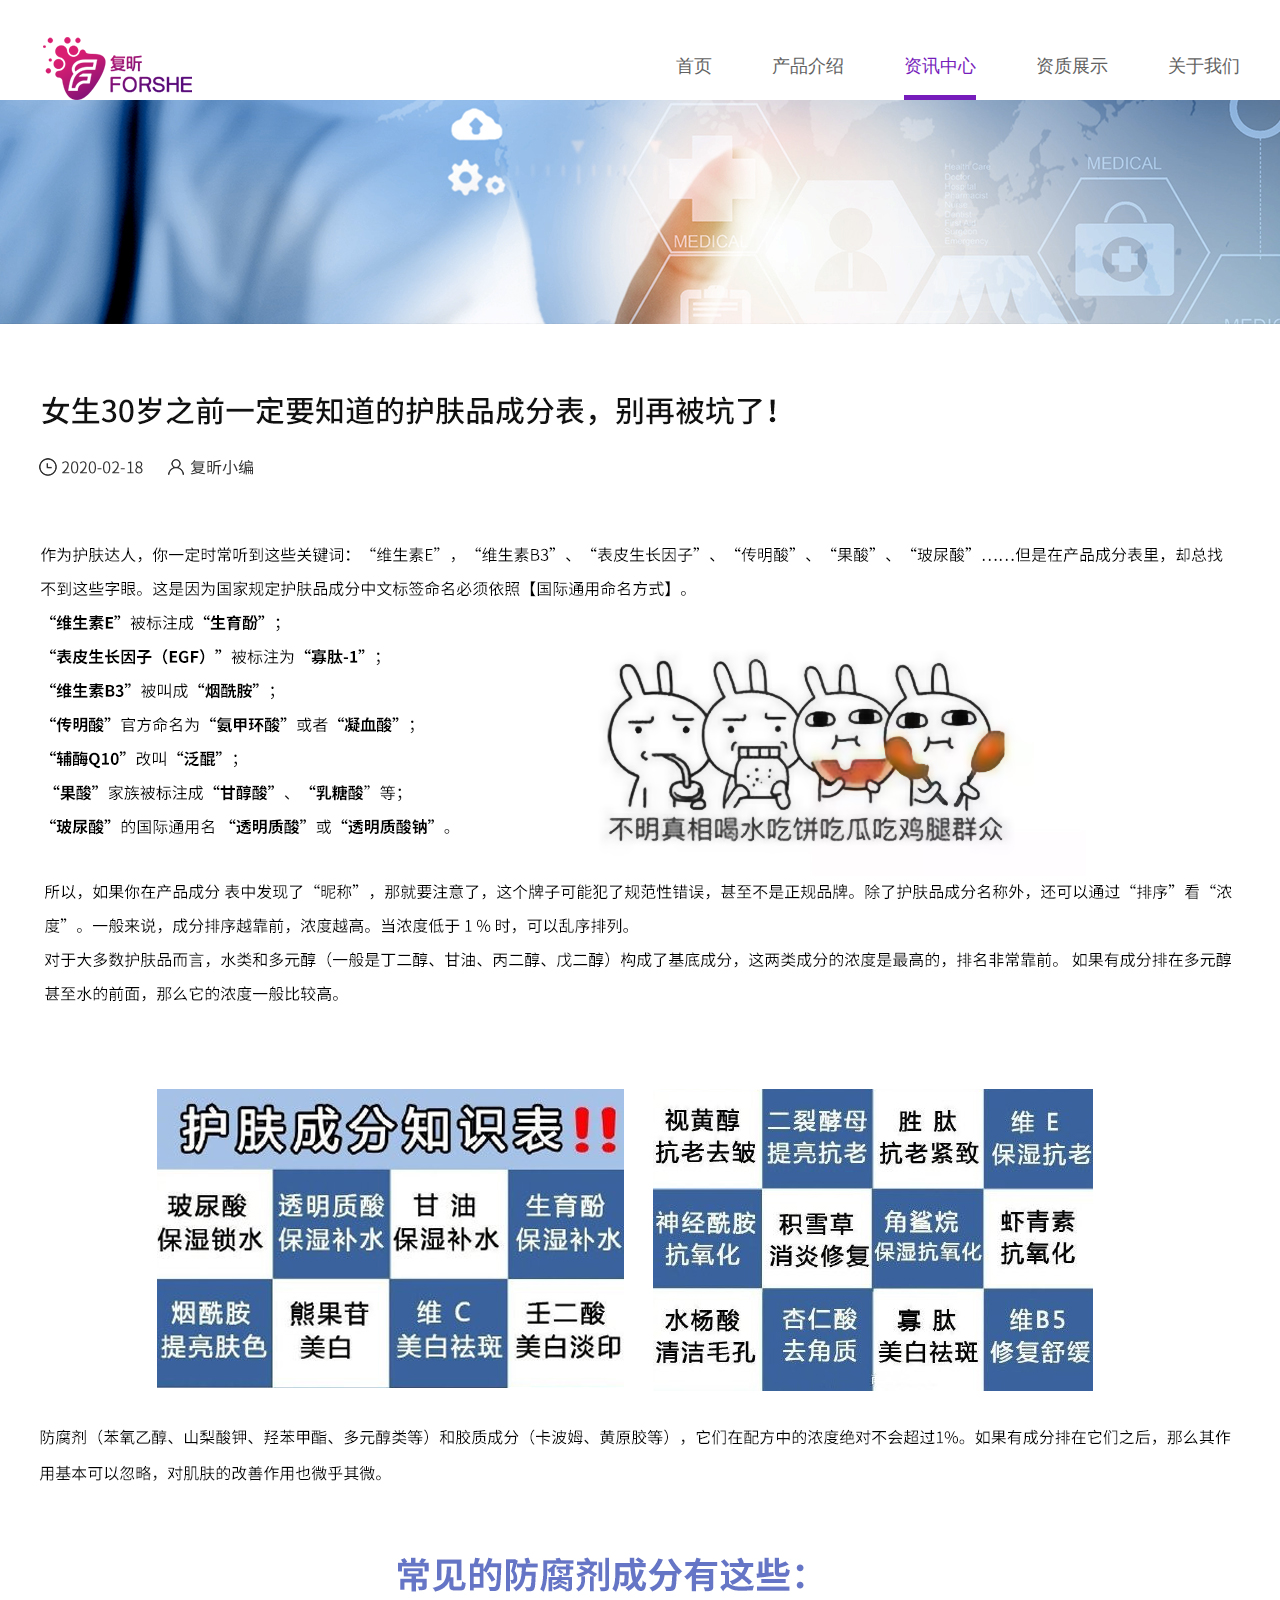
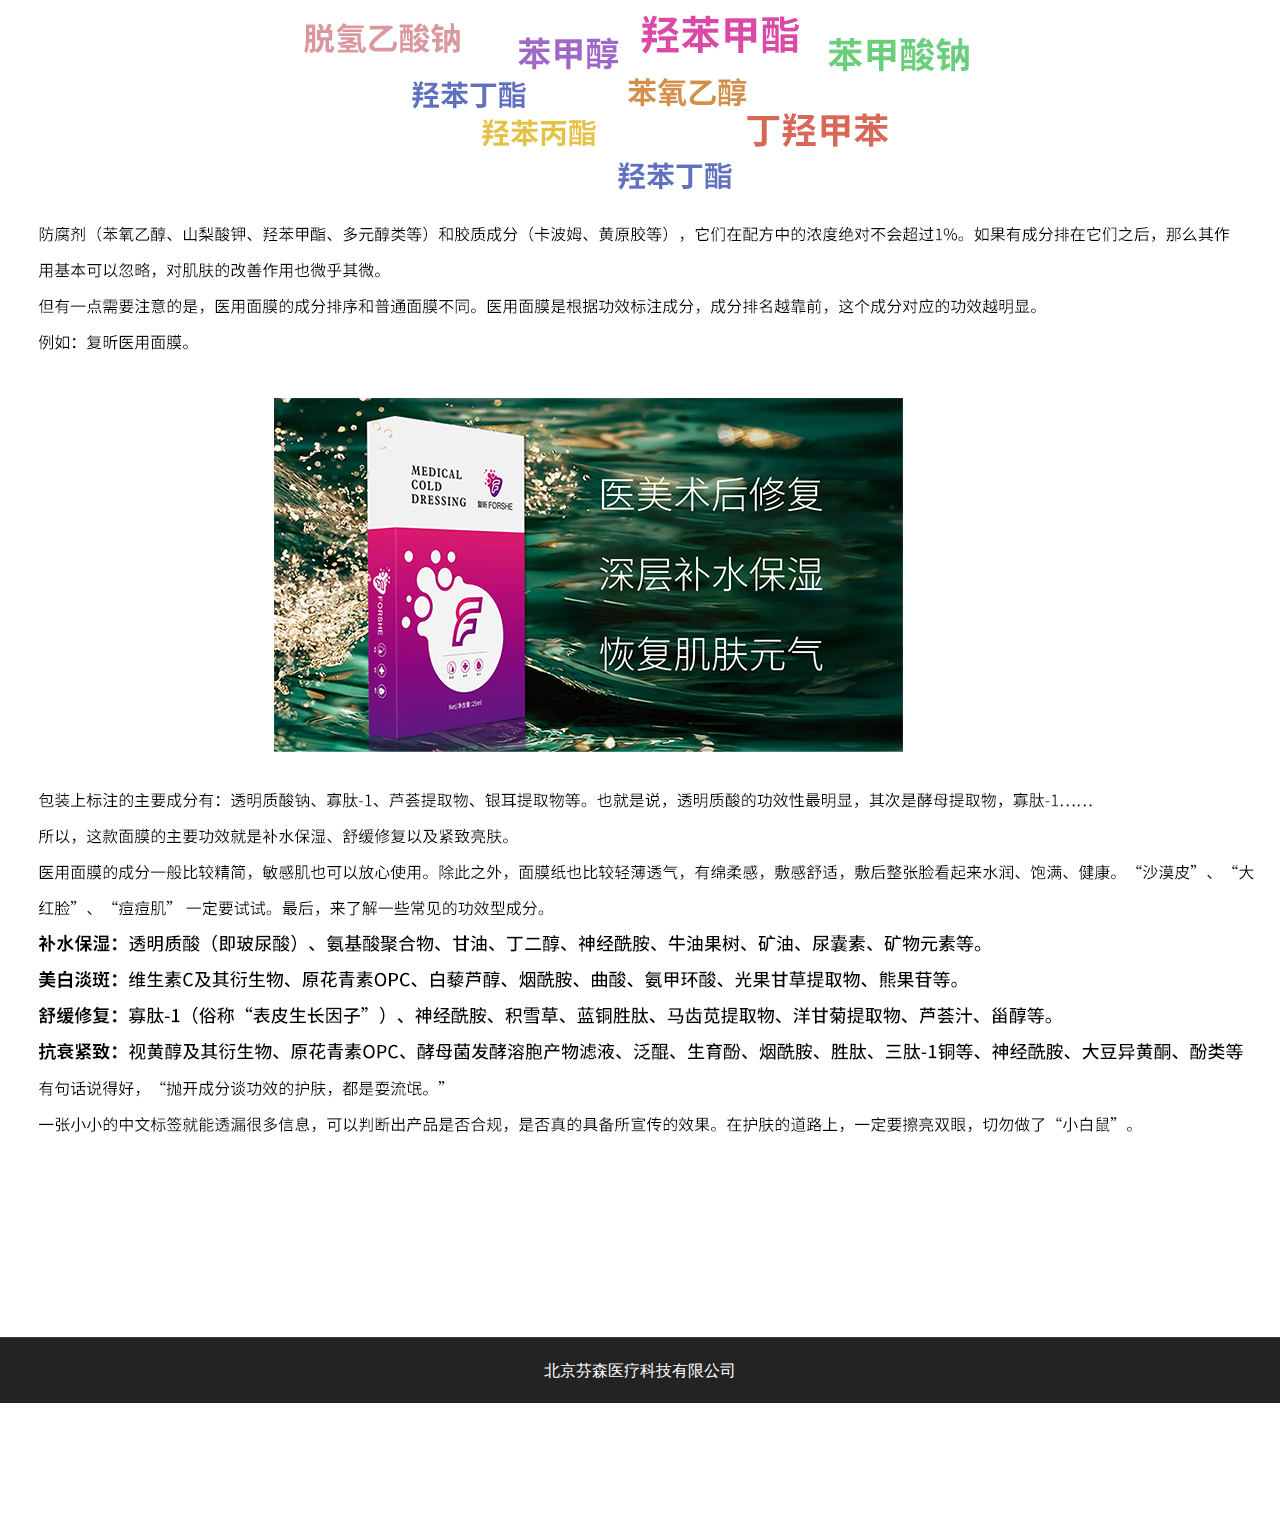
<file: consulting_04.html>
<!DOCTYPE html>
<html>
	<head>
		<meta charset="UTF-8">
		<script src="js/jquery.min.js" type="text/javascript"></script>
		<link rel="shortcut icon" href="images/HXFY_logo.ico">
		<title>复昕面膜|北京芬森医疗科技有限公司</title>
	</head>
	<style type="text/css">
		*{
			margin:0;
			padding:0;
		}
		li{
			list-style:none;
		}
		a{
			text-decoration:none;
		}
		img{
			max-width: 100%;
			border:none;
			}
		body{
			width: 100%;
			height: 100%;
			font-family:Arial, "Times New Roman","微软雅黑";
			font-size:12px;
			background-color: #fff;
			cursor: default;
			}
		.clear{
			clear:both;
		}
		.inner{
			width: 1200px;
			margin: 0 auto;
		}
		.left{
			float: left;
		}
		.right{
			float: right;
		}
		ul:after{
			display: block;
			clear: both;
			content: "";
			visibility: hidden;
			height: 0;
		}
		h2{
			height: 96px;
			font-size: 40px;
			color: #333333;
			font-family: MicrosoftYaHei;
			/*font-weight: bold;*/
			line-height: 96px;
			padding-left: 50px;
			background: url(images/h2_bg.png)no-repeat left center;
		}
		h3{
			height: 63px;
			font-size: 40px;
			font-family: "微软雅黑";
			color: #333333;
			font-weight: normal;
			line-height: 63px;
		}
		h3 span{
			font-family: Impact;
			color: #f0f0f0;
			margin-left: 16px;
		}
		.wrap{ width: 100%; }
		.the_top{ position: fixed; width: 100%; }
		.the_top .hd{ display: none; }
		
		
		
		#header{
			width: 100%;
			height: 100px;
			background-color: rgba(255,255,255,1);
			position:fixed;
			top: 0;
		}
		#header .head{
			height: 100px;
		}
		#header .head .head_left{
			height: 100px;
		}
		#header .head .head_left .logo{
			width: 154px;
			height: 154px;
			background: url(images/logo.png);
			position: relative;
			top: 21px;
		}
		#header .head .head_left p{
			width: 200px;
			font-size: 16px;
			font-family: Arial;
			color: #969696;
			line-height: 24px;
			margin: 31px 0 0 23px;
		}
		#header .head .head_right{
			height: 62px;
			margin-top: 38px;
		}
		#header .head .head_right li{
			height: 57px;
			font-size: 18px;
			color: #626262;
			line-height: 57px;
			margin-left: 60px;
			cursor: pointer;
			float: left;
		}
		#header .head .head_right li.active{
			color: #761cbb;
			border-bottom: 5px solid #761cbb;
		}
		#header .head .head_right li:hover{
			color: #761cbb;
			border-bottom: 5px solid #761cbb;
		}
		
		
		#banner{
			width: 100%;
			height: 2765px;
			background: url(images/consulting_04.jpg)no-repeat;
			background-position: center;
			padding-top: 172px;
		}
		#banner a{
			display: block;
			width: 100%;
			height: 218px;
		}
		#banner a:nth-child(1){
			margin-top: 182px;
		}
		
		
		#copy{
			height: 65px;
			font-size: 16px;
			color: #fff;
			text-align: center;
			line-height: 65px;
			border-top: 1px solid #3c3c3c;
			background: #232323;
		}
		#copy a{
			color: #FFFFFF;
		}

	</style>
	<body>
		<header id="header">
			<div class="inner head">
				<div class="left head_left">
					<div class="left logo"></div>
					<!-- <p class="left">Beijing Finsen Medical Technology Co., Ltd.</p> -->
				</div>
	
				<ul class="right head_right">
				    <a href="index.html"><li>首页</li></a>
				    <a href="drugs.html"><li>产品介绍</li></a>
				    <a href="consulting.html"><li  class="active">资讯中心</li></a>
				    <a href="https://qc.for-she.com/"><li>资质展示</li></a>
				    <a href="aboutus.html"><li>关于我们</li></a>
				</ul>
			</div>
		</header>
	
		<div id="banner">
			
		</div>
	
	
	
		<div id="copy">
			北京芬森医疗科技有限公司
			<br>
			地址：北京市丰台区丰台镇北大街南里14号2-8 &nbsp;&nbsp;&nbsp;
			电话：010-63824120
			<br>
			Copyright @ 北京芬森医疗科技有限公司 版权所有 &nbsp;&nbsp;&nbsp;
			京ICP备19057394号-2
		</div>
		
		
		<script>
	        //获取头部top的高度值 height 
			// 触发滚动条 ，  获取页面滚走的距离  sTop  
			//当 sTop > height  开始实现吸顶效果
			var h = 0;
			// var nav = $id("Q-nav");
			var nav = document.getElementById('header');
			onscroll = function(){
				var sTop = document.documentElement.scrollTop || document.body.scrollTop;
				if( sTop > h ){ //吸顶条件
					nav.style.position = "fixed";
					nav.style.top = 0;
					nav.style.borderBottom= "thick solid #761cbb";
				}else{
					nav.style.position = "";
					nav.style.borderBottom= "0";
				}
			}
	
	
		</script>
	</body>
</html>
</file>
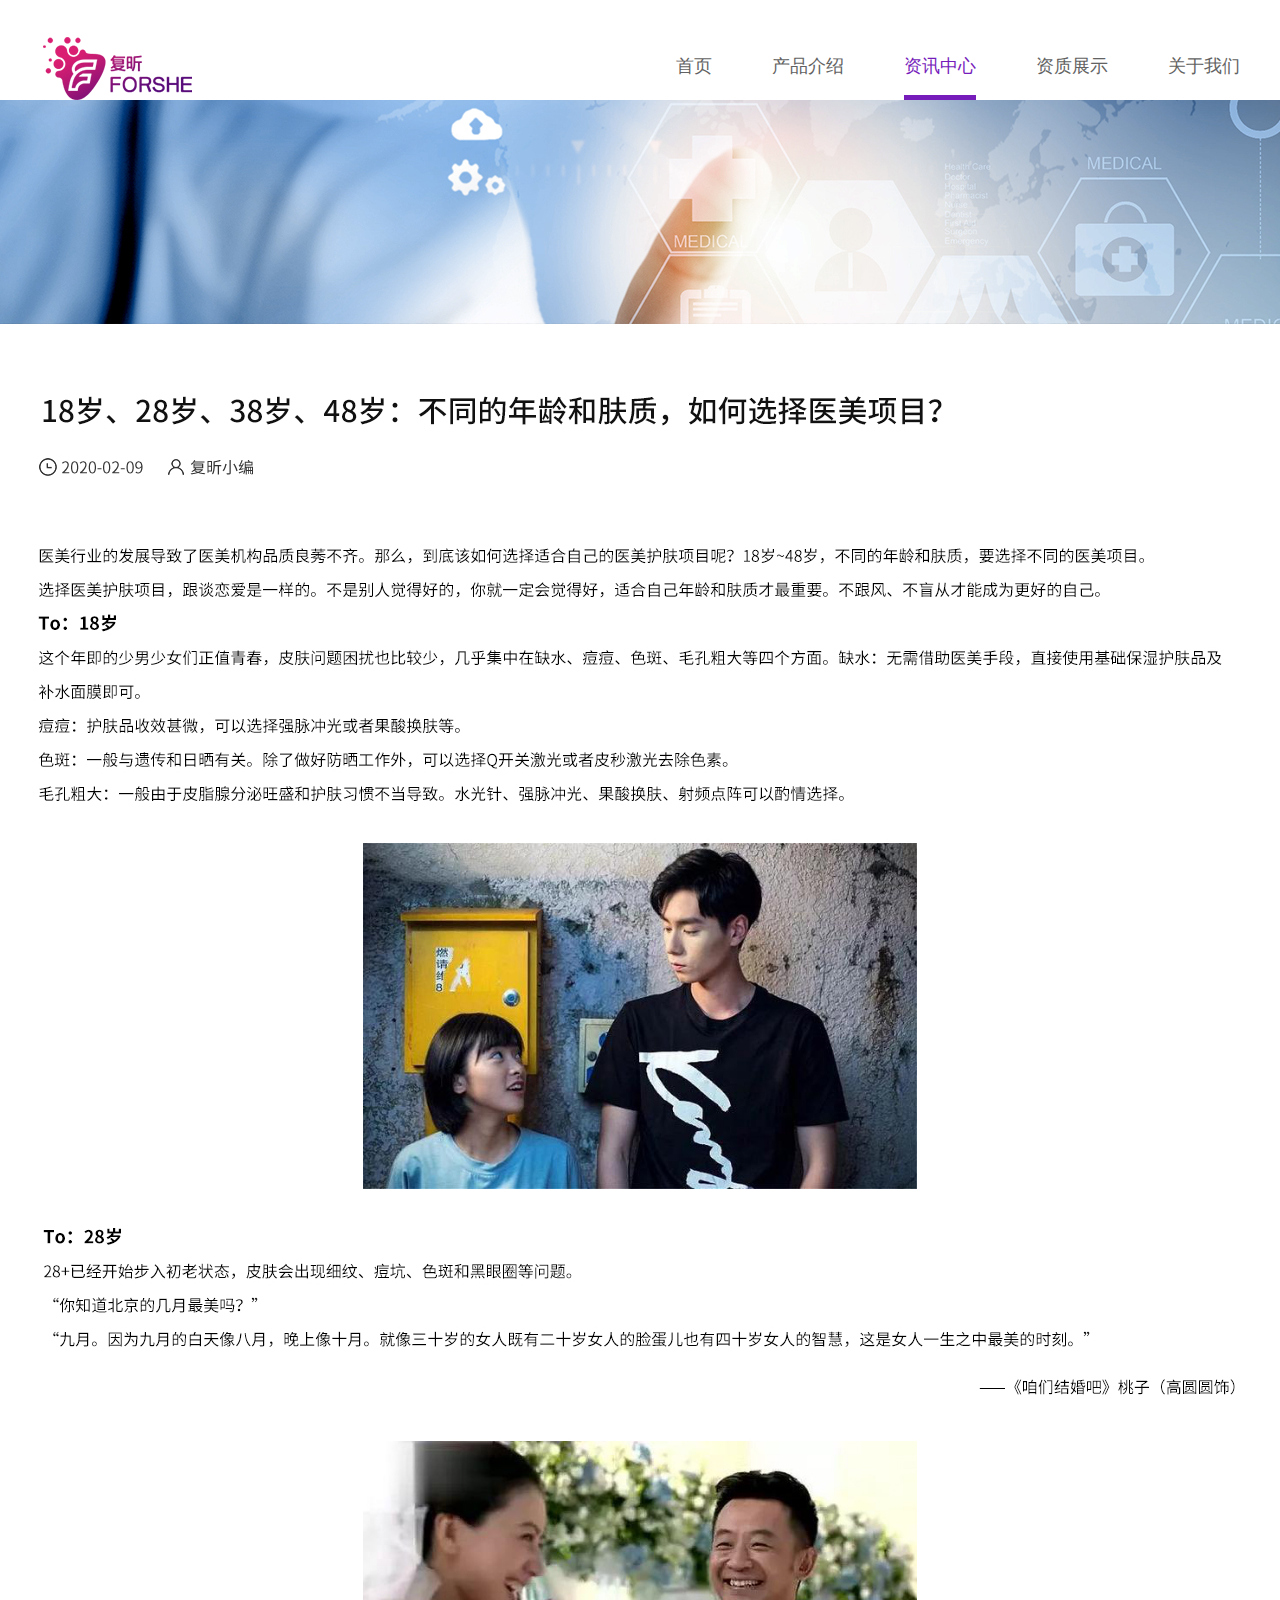
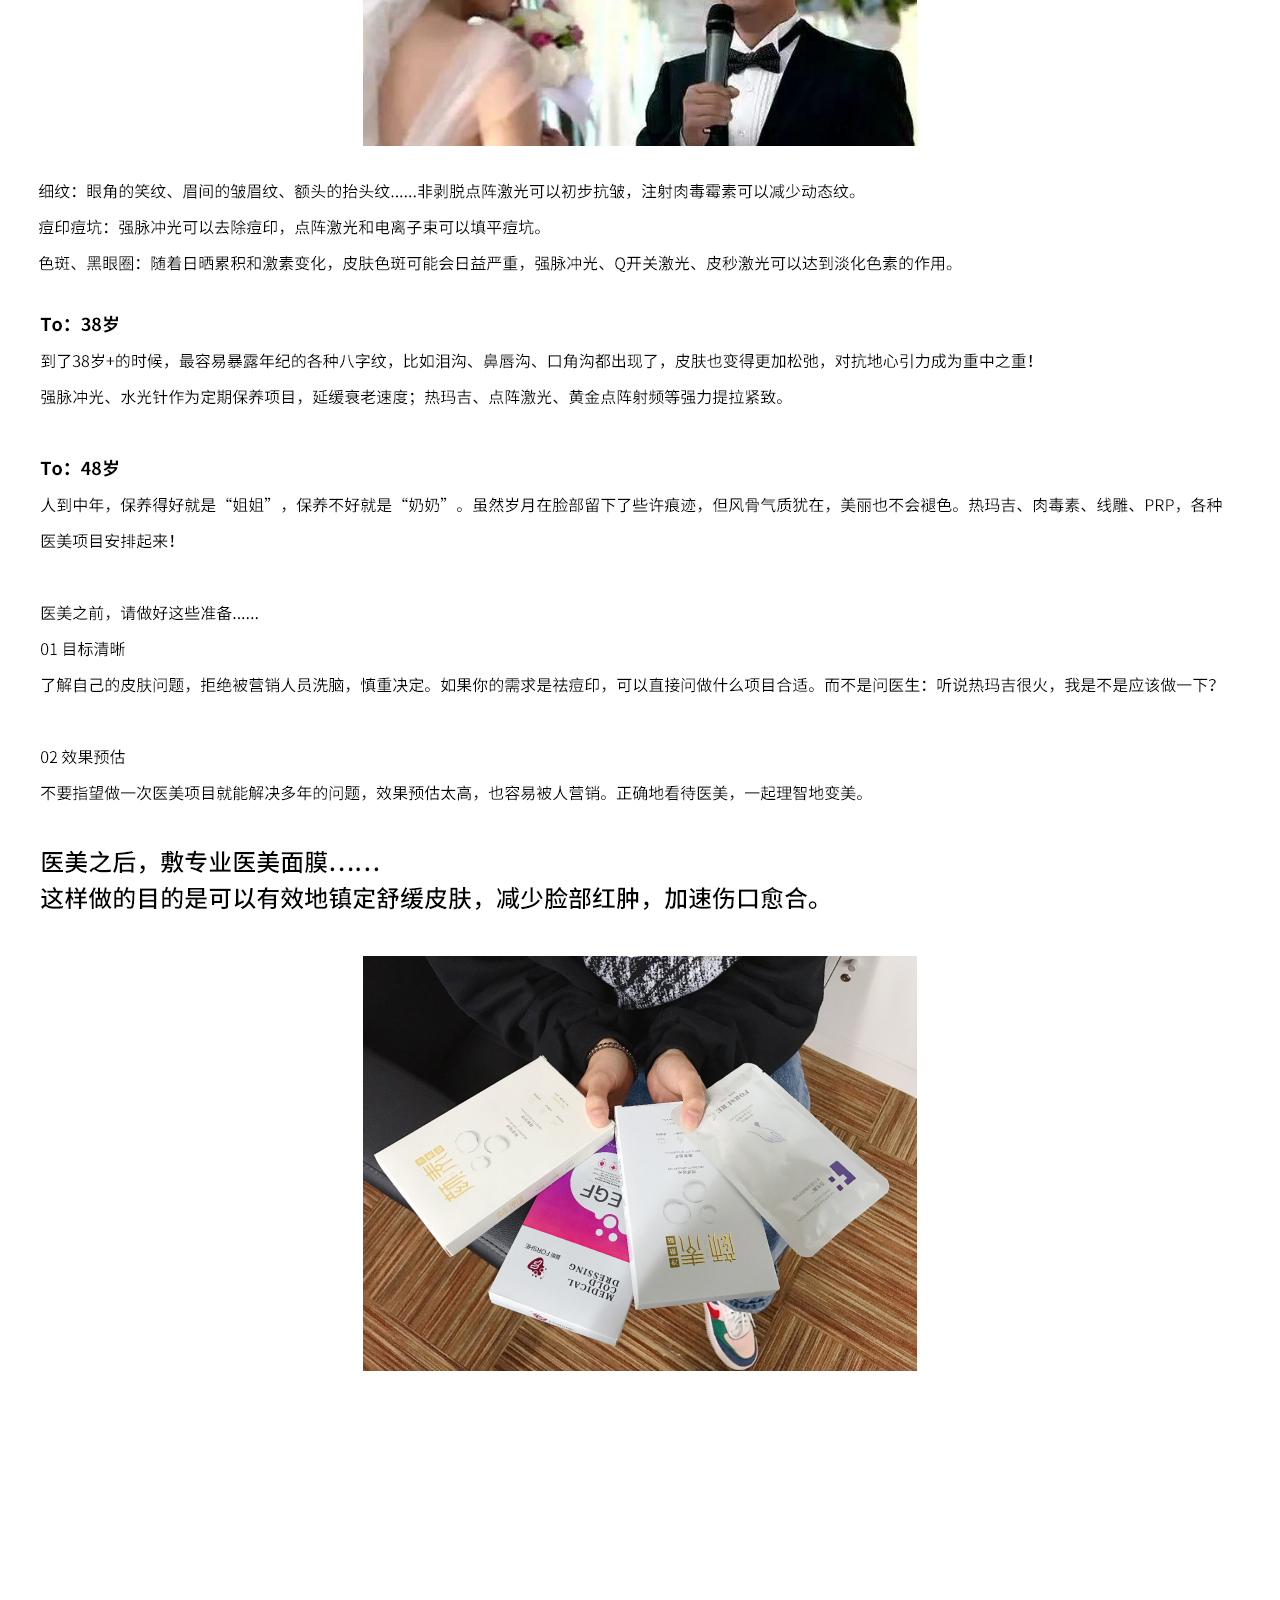
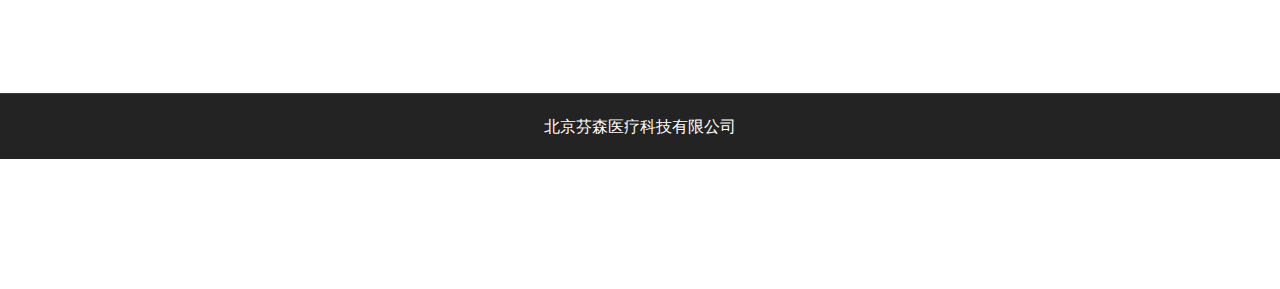
<file: consulting_05.html>
<!DOCTYPE html>
<html>
	<head>
		<meta charset="UTF-8">
		<script src="js/jquery.min.js" type="text/javascript"></script>
		<link rel="shortcut icon" href="images/HXFY_logo.ico">
		<title>复昕面膜|北京芬森医疗科技有限公司</title>
	</head>
	<style type="text/css">
		*{
			margin:0;
			padding:0;
		}
		li{
			list-style:none;
		}
		a{
			text-decoration:none;
		}
		img{
			max-width: 100%;
			border:none;
			}
		body{
			width: 100%;
			height: 100%;
			font-family:Arial, "Times New Roman","微软雅黑";
			font-size:12px;
			background-color: #fff;
			cursor: default;
			}
		.clear{
			clear:both;
		}
		.inner{
			width: 1200px;
			margin: 0 auto;
		}
		.left{
			float: left;
		}
		.right{
			float: right;
		}
		ul:after{
			display: block;
			clear: both;
			content: "";
			visibility: hidden;
			height: 0;
		}
		h2{
			height: 96px;
			font-size: 40px;
			color: #333333;
			font-family: MicrosoftYaHei;
			/*font-weight: bold;*/
			line-height: 96px;
			padding-left: 50px;
			background: url(images/h2_bg.png)no-repeat left center;
		}
		h3{
			height: 63px;
			font-size: 40px;
			font-family: "微软雅黑";
			color: #333333;
			font-weight: normal;
			line-height: 63px;
		}
		h3 span{
			font-family: Impact;
			color: #f0f0f0;
			margin-left: 16px;
		}
		.wrap{ width: 100%; }
		.the_top{ position: fixed; width: 100%; }
		.the_top .hd{ display: none; }
		
		
		
		#header{
			width: 100%;
			height: 100px;
			background-color: rgba(255,255,255,1);
			position:fixed;
			top: 0;
		}
		#header .head{
			height: 100px;
		}
		#header .head .head_left{
			height: 100px;
		}
		#header .head .head_left .logo{
			width: 154px;
			height: 154px;
			background: url(images/logo.png);
			position: relative;
			top: 21px;
		}
		#header .head .head_left p{
			width: 200px;
			font-size: 16px;
			font-family: Arial;
			color: #969696;
			line-height: 24px;
			margin: 31px 0 0 23px;
		}
		#header .head .head_right{
			height: 62px;
			margin-top: 38px;
		}
		#header .head .head_right li{
			height: 57px;
			font-size: 18px;
			color: #626262;
			line-height: 57px;
			margin-left: 60px;
			cursor: pointer;
			float: left;
		}
		#header .head .head_right li.active{
			color: #761cbb;
			border-bottom: 5px solid #761cbb;
		}
		#header .head .head_right li:hover{
			color: #761cbb;
			border-bottom: 5px solid #761cbb;
		}
		
		
		#banner{
			width: 100%;
			height: 3121px;
			background: url(images/consulting_05.jpg)no-repeat;
			background-position: center;
			padding-top: 172px;
		}
		#banner a{
			display: block;
			width: 100%;
			height: 218px;
		}
		#banner a:nth-child(1){
			margin-top: 182px;
		}
		
		
		#copy{
			height: 65px;
			font-size: 16px;
			color: #fff;
			text-align: center;
			line-height: 65px;
			border-top: 1px solid #3c3c3c;
			background: #232323;
		}
		#copy a{
			color: #FFFFFF;
		}

	</style>
	<body>
		<header id="header">
			<div class="inner head">
				<div class="left head_left">
					<div class="left logo"></div>
					<!-- <p class="left">Beijing Finsen Medical Technology Co., Ltd.</p> -->
				</div>
	
				<ul class="right head_right">
				    <a href="index.html"><li>首页</li></a>
				    <a href="drugs.html"><li>产品介绍</li></a>
				    <a href="consulting.html"><li  class="active">资讯中心</li></a>
				    <a href="https://qc.for-she.com/"><li>资质展示</li></a>
				    <a href="aboutus.html"><li>关于我们</li></a>
				</ul>
			</div>
		</header>
	
		<div id="banner">
			
		</div>
	
	
	
		<div id="copy">
			北京芬森医疗科技有限公司
			<br>
			地址：北京市丰台区丰台镇北大街南里14号2-8 &nbsp;&nbsp;&nbsp;
			电话：010-63824120
			<br>
			Copyright @ 北京芬森医疗科技有限公司 版权所有 &nbsp;&nbsp;&nbsp;
			京ICP备19057394号-2
		</div>
		
		
		<script>
	        //获取头部top的高度值 height 
			// 触发滚动条 ，  获取页面滚走的距离  sTop  
			//当 sTop > height  开始实现吸顶效果
			var h = 0;
			// var nav = $id("Q-nav");
			var nav = document.getElementById('header');
			onscroll = function(){
				var sTop = document.documentElement.scrollTop || document.body.scrollTop;
				if( sTop > h ){ //吸顶条件
					nav.style.position = "fixed";
					nav.style.top = 0;
					nav.style.borderBottom= "thick solid #761cbb";
				}else{
					nav.style.position = "";
					nav.style.borderBottom= "0";
				}
			}
	
	
		</script>
	</body>
</html>
</file>
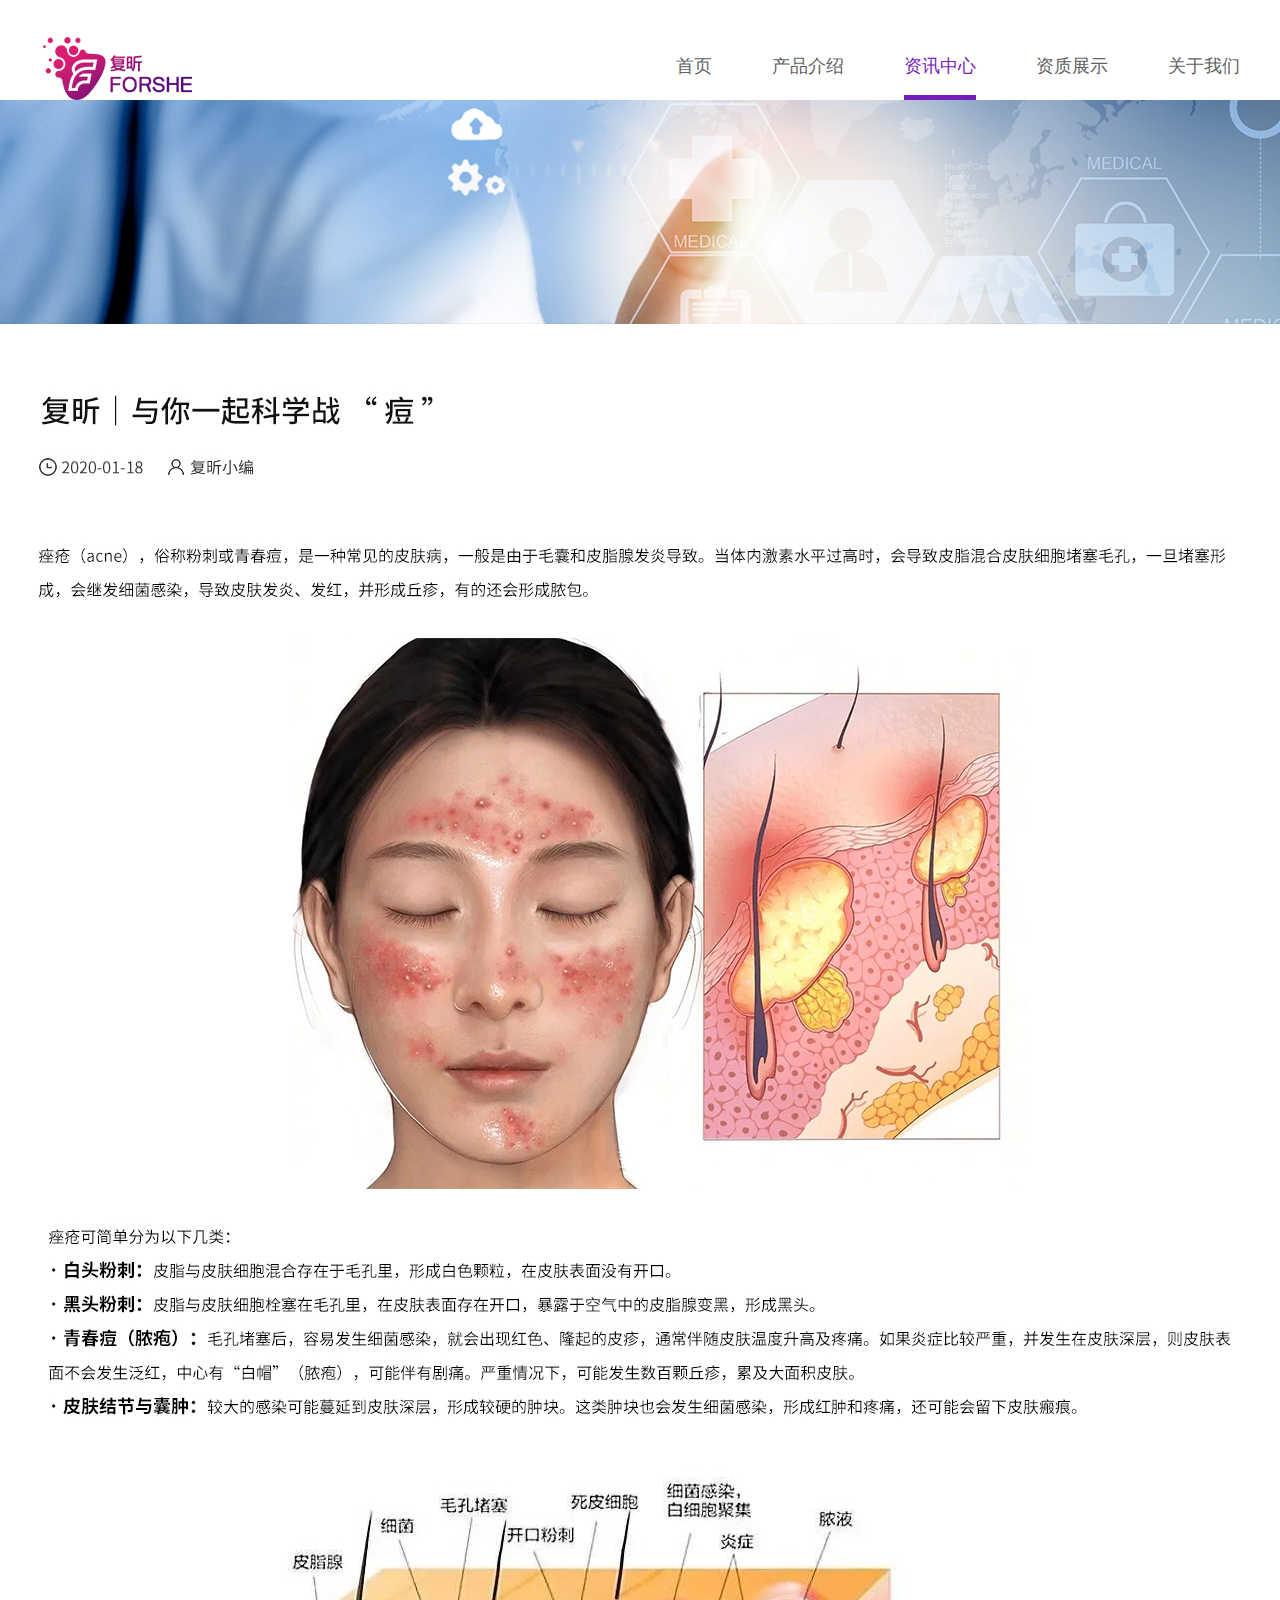
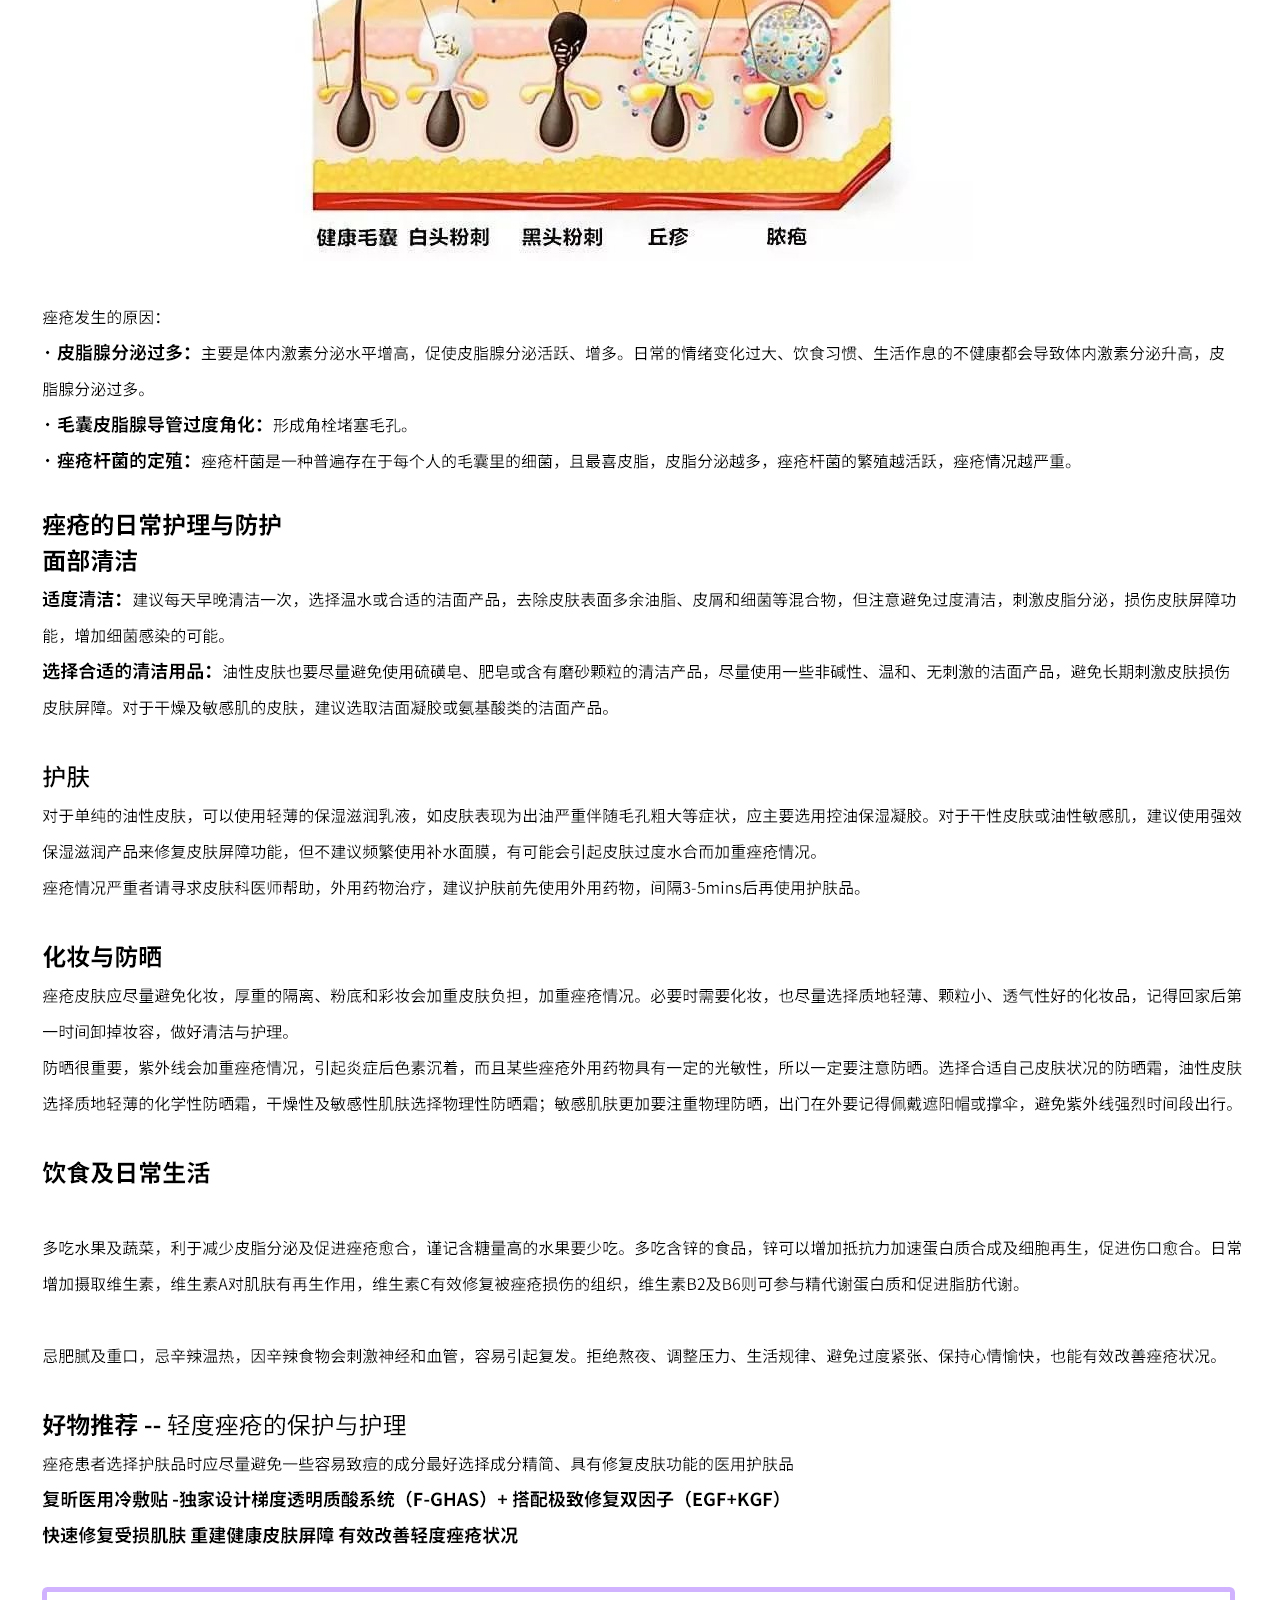
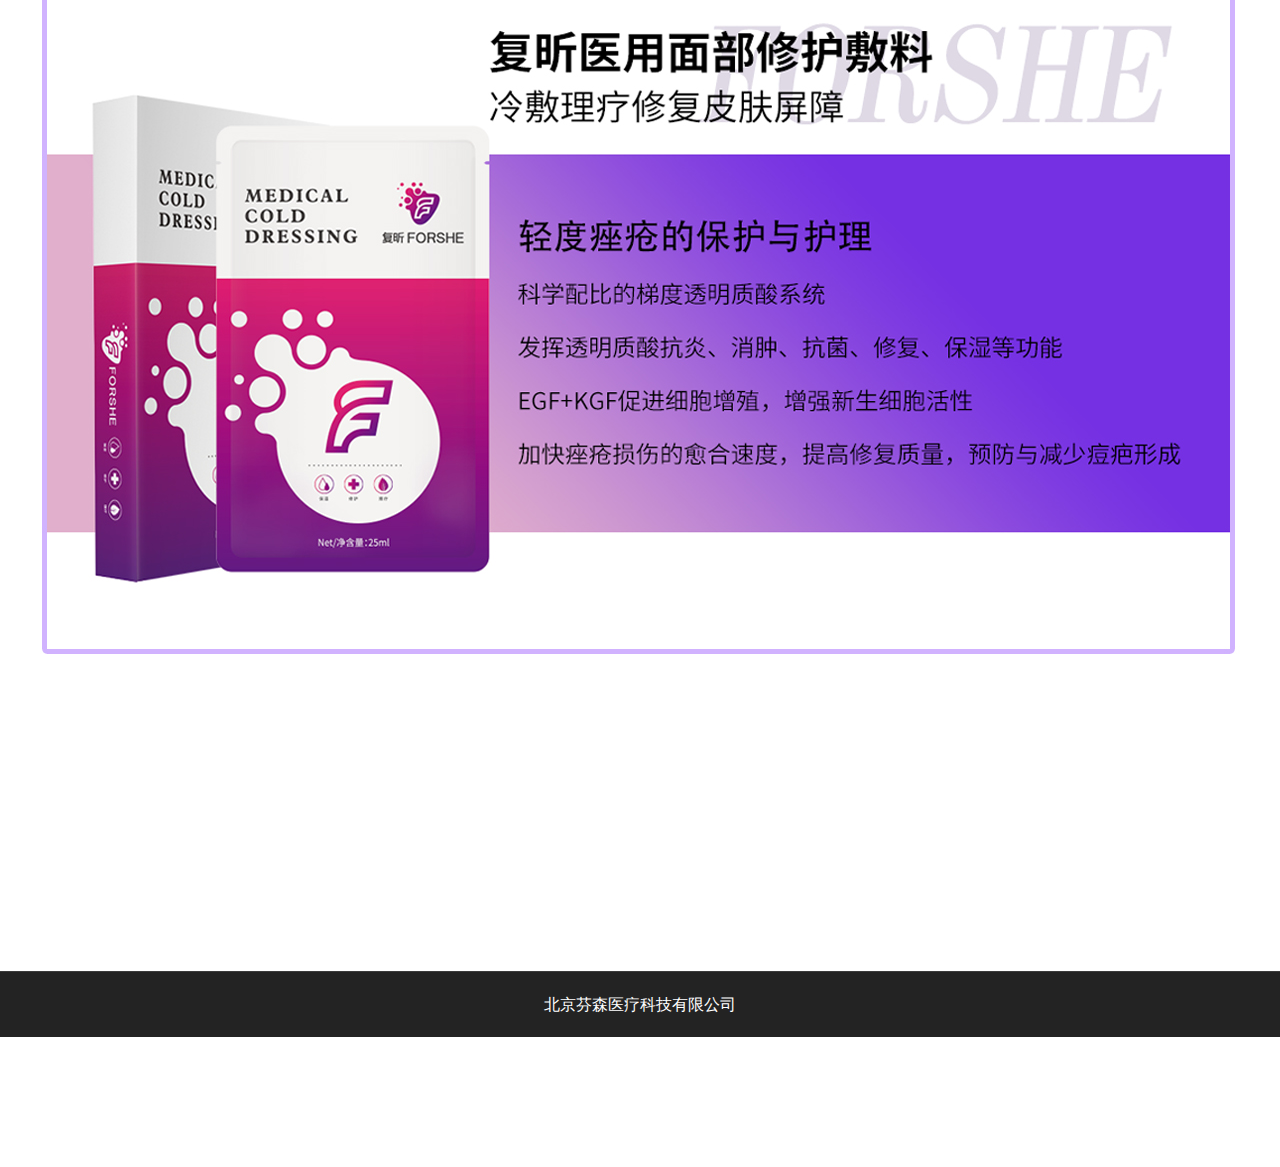
<file: consulting_06.html>
<!DOCTYPE html>
<html>
	<head>
		<meta charset="UTF-8">
		<script src="js/jquery.min.js" type="text/javascript"></script>
		<link rel="shortcut icon" href="images/HXFY_logo.ico">
		<title>复昕面膜|北京芬森医疗科技有限公司</title>
	</head>
	<style type="text/css">
		*{
			margin:0;
			padding:0;
		}
		li{
			list-style:none;
		}
		a{
			text-decoration:none;
		}
		img{
			max-width: 100%;
			border:none;
			}
		body{
			width: 100%;
			height: 100%;
			font-family:Arial, "Times New Roman","微软雅黑";
			font-size:12px;
			background-color: #fff;
			cursor: default;
			}
		.clear{
			clear:both;
		}
		.inner{
			width: 1200px;
			margin: 0 auto;
		}
		.left{
			float: left;
		}
		.right{
			float: right;
		}
		ul:after{
			display: block;
			clear: both;
			content: "";
			visibility: hidden;
			height: 0;
		}
		h2{
			height: 96px;
			font-size: 40px;
			color: #333333;
			font-family: MicrosoftYaHei;
			/*font-weight: bold;*/
			line-height: 96px;
			padding-left: 50px;
			background: url(images/h2_bg.png)no-repeat left center;
		}
		h3{
			height: 63px;
			font-size: 40px;
			font-family: "微软雅黑";
			color: #333333;
			font-weight: normal;
			line-height: 63px;
		}
		h3 span{
			font-family: Impact;
			color: #f0f0f0;
			margin-left: 16px;
		}
		.wrap{ width: 100%; }
		.the_top{ position: fixed; width: 100%; }
		.the_top .hd{ display: none; }
		
		
		
		#header{
			width: 100%;
			height: 100px;
			background-color: rgba(255,255,255,1);
			position:fixed;
			top: 0;
		}
		#header .head{
			height: 100px;
		}
		#header .head .head_left{
			height: 100px;
		}
		#header .head .head_left .logo{
			width: 154px;
			height: 154px;
			background: url(images/logo.png);
			position: relative;
			top: 21px;
		}
		#header .head .head_left p{
			width: 200px;
			font-size: 16px;
			font-family: Arial;
			color: #969696;
			line-height: 24px;
			margin: 31px 0 0 23px;
		}
		#header .head .head_right{
			height: 62px;
			margin-top: 38px;
		}
		#header .head .head_right li{
			height: 57px;
			font-size: 18px;
			color: #626262;
			line-height: 57px;
			margin-left: 60px;
			cursor: pointer;
			float: left;
		}
		#header .head .head_right li.active{
			color: #761cbb;
			border-bottom: 5px solid #761cbb;
		}
		#header .head .head_right li:hover{
			color: #761cbb;
			border-bottom: 5px solid #761cbb;
		}
		
		
		#banner{
			width: 100%;
			height: 3999px;
			background: url(images/consulting_06.jpg)no-repeat;
			background-position: center;
			padding-top: 172px;
		}
		#banner a{
			display: block;
			width: 100%;
			height: 218px;
		}
		#banner a:nth-child(1){
			margin-top: 182px;
		}
		
		
		#copy{
			height: 65px;
			font-size: 16px;
			color: #fff;
			text-align: center;
			line-height: 65px;
			border-top: 1px solid #3c3c3c;
			background: #232323;
		}
		#copy a{
			color: #FFFFFF;
		}

	</style>
	<body>
		<header id="header">
			<div class="inner head">
				<div class="left head_left">
					<div class="left logo"></div>
					<!-- <p class="left">Beijing Finsen Medical Technology Co., Ltd.</p> -->
				</div>
	
				<ul class="right head_right">
				    <a href="index.html"><li>首页</li></a>
				    <a href="drugs.html"><li>产品介绍</li></a>
				    <a href="consulting.html"><li  class="active">资讯中心</li></a>
				    <a href="https://qc.for-she.com/"><li>资质展示</li></a>
				    <a href="aboutus.html"><li>关于我们</li></a>
				</ul>
			</div>
		</header>
	
		<div id="banner">
			
		</div>
	
	
	
		<div id="copy">
			北京芬森医疗科技有限公司
			<br>
			地址：北京市丰台区丰台镇北大街南里14号2-8 &nbsp;&nbsp;&nbsp;
			电话：010-63824120
			<br>
			Copyright @ 北京芬森医疗科技有限公司 版权所有 &nbsp;&nbsp;&nbsp;
			京ICP备19057394号-2
		</div>
		
		
		<script>
	        //获取头部top的高度值 height 
			// 触发滚动条 ，  获取页面滚走的距离  sTop  
			//当 sTop > height  开始实现吸顶效果
			var h = 0;
			// var nav = $id("Q-nav");
			var nav = document.getElementById('header');
			onscroll = function(){
				var sTop = document.documentElement.scrollTop || document.body.scrollTop;
				if( sTop > h ){ //吸顶条件
					nav.style.position = "fixed";
					nav.style.top = 0;
					nav.style.borderBottom= "thick solid #761cbb";
				}else{
					nav.style.position = "";
					nav.style.borderBottom= "0";
				}
			}
	
	
		</script>
	</body>
</html>
</file>
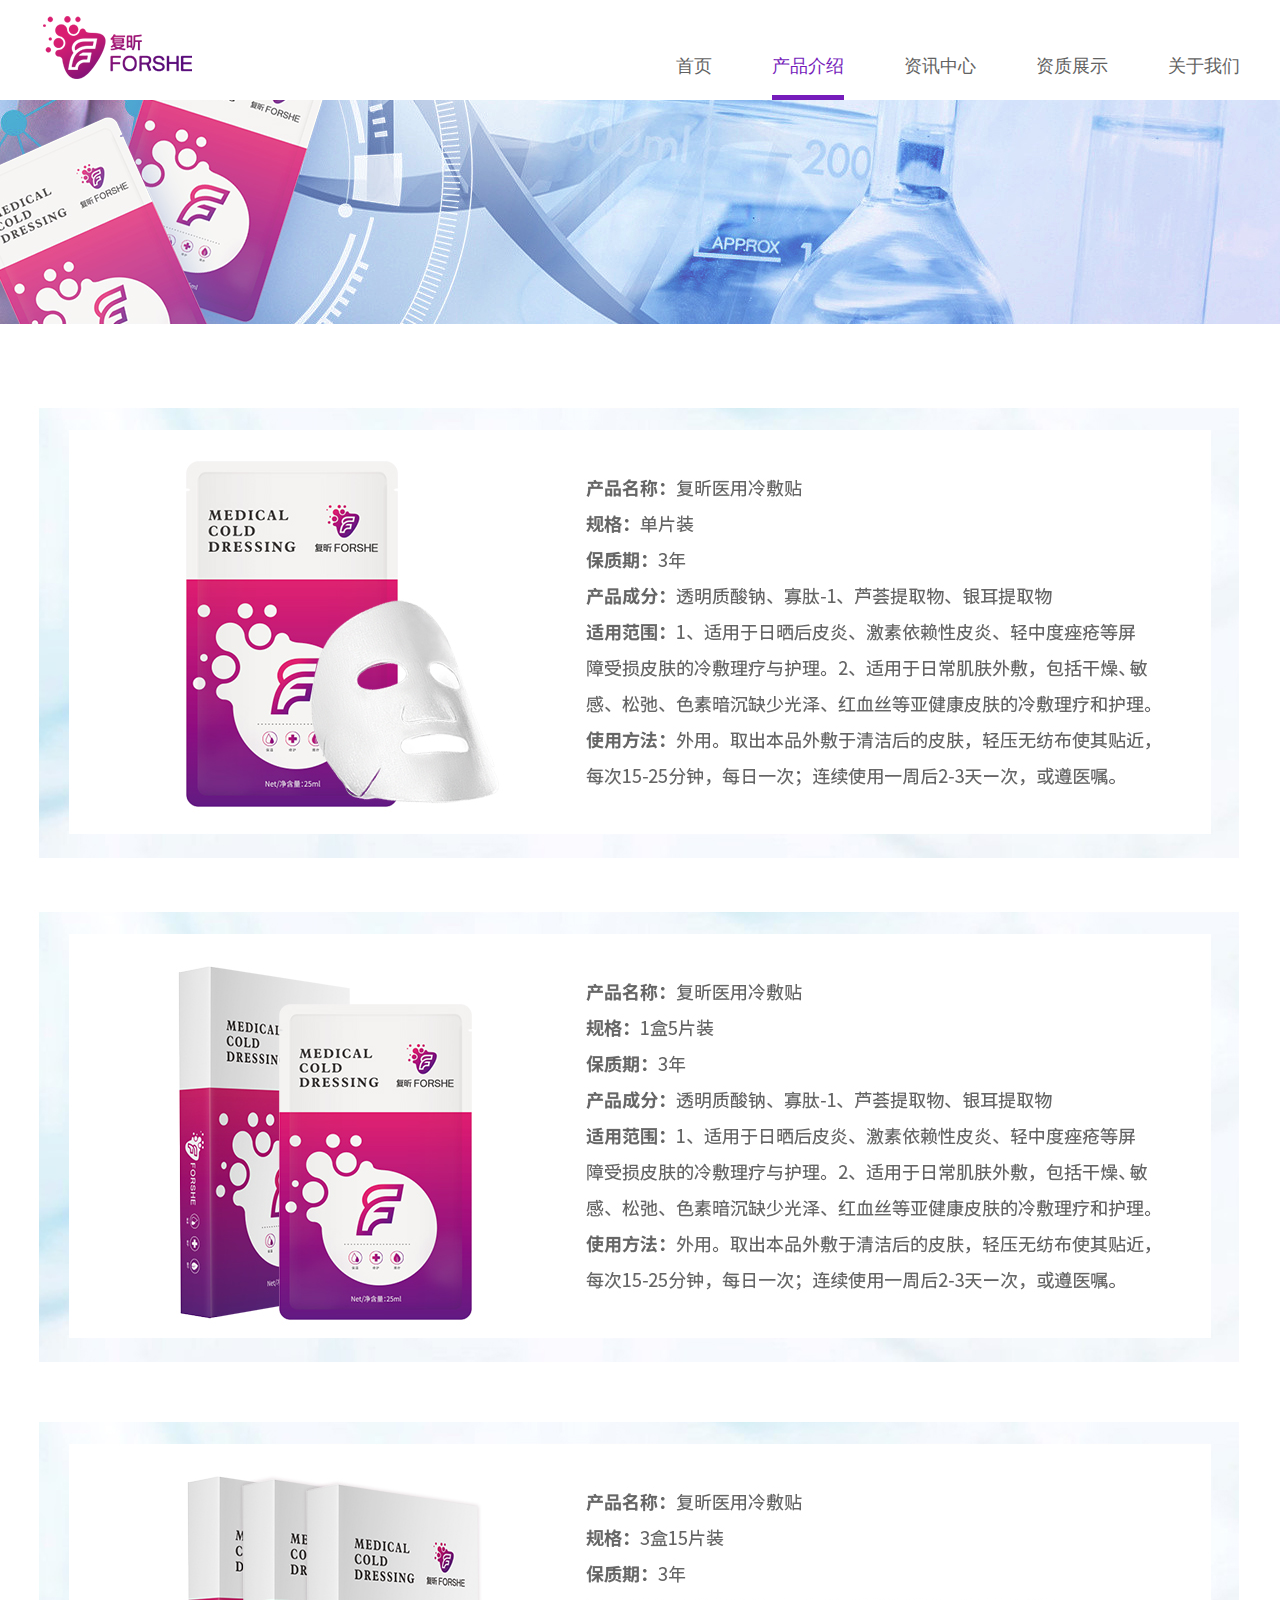
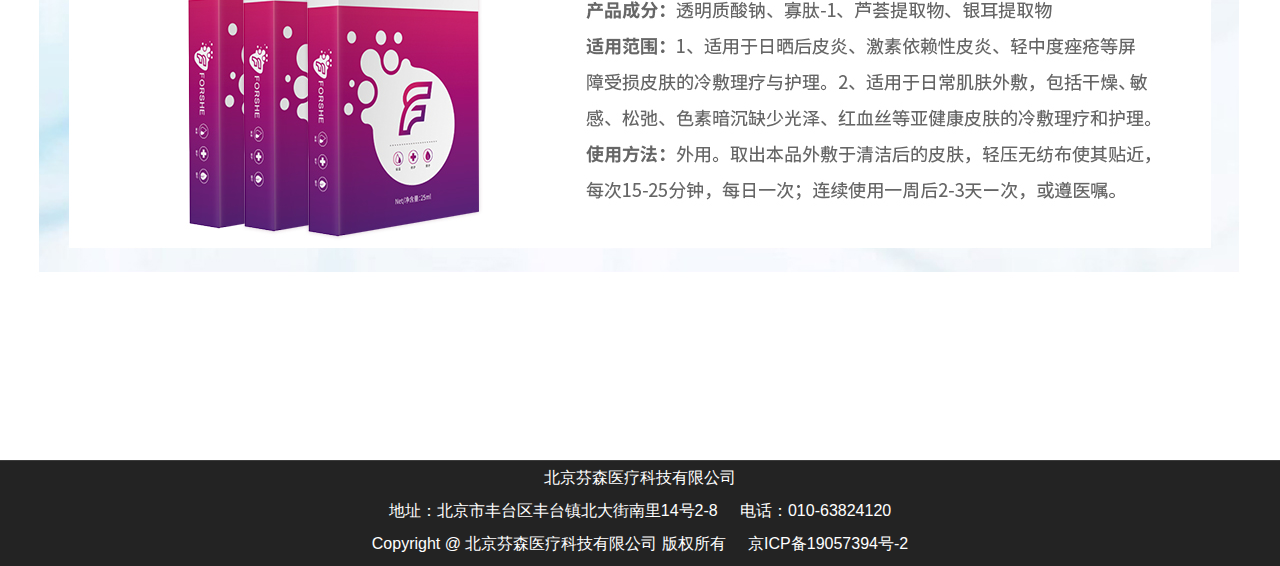
<file: drugs.html>
<!-- <!DOCTYPE html> -->
<html>
	<head>
		<meta charset="UTF-8">
		<script src="js/jquery.min.js" type="text/javascript"></script>
		<link rel="shortcut icon" href="images/HXFY_logo.ico">
		<title>复昕面膜|北京芬森医疗科技有限公司</title>
	</head>
	<style type="text/css">
		*{
			margin:0;
			padding:0;
		}
		li{
			list-style:none;
		}
		a{
			text-decoration:none;
		}
		img{
			max-width: 100%;
			border:none;
			}
		body{
			width: 100%;
			height: 100%;
			font-family:Arial, "Times New Roman","微软雅黑";
			font-size:12px;
			background-color: #fff;
			cursor: default;
			}
		.clear{
			clear:both;
		}
		.inner{
			width: 1200px;
			margin: 0 auto;
		}
		.left{
			float: left;
		}
		.right{
			float: right;
		}
		ul:after{
			display: block;
			clear: both;
			content: "";
			visibility: hidden;
			height: 0;
		}
		h2{
			height: 96px;
			font-size: 40px;
			color: #333333;
			font-family: MicrosoftYaHei;
			/*font-weight: bold;*/
			line-height: 96px;
			padding-left: 50px;
			background: url(images/imgWeb/h2_bg.png)no-repeat left center;
		}
		h3{
			height: 63px;
			font-size: 40px;
			font-family: "微软雅黑";
			color: #333333;
			font-weight: normal;
			line-height: 63px;
		}
		h3 span{
			font-family: Impact;
			color: #f0f0f0;
			margin-left: 16px;
		}
		.wrap{ width: 100%; }
		.the_top{ position: fixed; width: 100%; }
		.the_top .hd{ display: none; }
		
		
		
		#header{
			width: 100%;
			height: 100px;
			background-color: rgba(255,255,255,1);
			position:fixed;
			top: 0;
		}
		#header .head{
			height: 100px;
		}
		#header .head .head_left{
			height: 100px;
		}
		#header .head .head_left .logo{
			width: 154px;
			height: 154px;
			background: url(images/logo.png);
			position: relative;
		}
		#header .head .head_left p{
			width: 200px;
			font-size: 16px;
			font-family: Arial;
			color: #969696;
			line-height: 24px;
			margin: 31px 0 0 23px;
		}
		#header .head .head_right{
			height: 62px;
			margin-top: 38px;
		}
		#header .head .head_right li{
			height: 57px;
			font-size: 18px;
			color: #626262;
			line-height: 57px;
			margin-left: 60px;
			cursor: pointer;
			float: left;
		}
		#header .head .head_right li.active{
			color: #761cbb;
			border-bottom: 5px solid #761cbb;
		}
		#header .head .head_right li:hover{
			color: #761cbb;
			border-bottom: 5px solid #761cbb;
		}
		
		#banner{
			width: 100%;
		}
		#banner .banli{
			display: none;
		}
		#banner .banli:nth-child(1){
			height: 1888px;;
			background: url(images/drugs_01.jpg) no-repeat;
			background-position: center;
			padding-top: 172px;
		}
		#banner .banli:nth-child(2){
			height: 1888px;
			background: url(images/drugs_02.jpg) no-repeat;
			padding-top: 172px;
			background-position: center;
		}
		#banner .select{
			display: block;
		}
		
		#tab{
			width: 101px;
			height: 282px;
			margin: 0 auto;
		}
		#tab .tabli{
			float: left;
			width: 38px;
			height: 38px;
			font-size: 12px;
			color: #8f8f8f;
			text-align: center;
			line-height: 38px;
			border: 1px solid #dbdbdb;
			margin: 0 5px;
			cursor: pointer;
		}
		#tab .actab{
			color: #FFFFFF;
			background: #999999;
		}
		
		#copy{
			height: 105px;
			font-size: 16px;
			color: #fff;
			text-align: center;
			line-height: 33px;
			border-top: 1px solid #3c3c3c;
			background: #232323;
		}
		#copy a{
			color: #FFFFFF;
		}

	</style>
	<body>
		<header id="header">
			<div class="inner head">
				<div class="left head_left">
					<div class="left logo"></div>
					<!-- <p class="left">Beijing Finsen Medical Technology Co., Ltd.</p> -->
				</div>
				<ul class="right head_right">
				    <a href="index.html"><li>首页</li></a>
				    <a href="#"><li class="active">产品介绍</li></a>
				    <a href="consulting.html"><li>资讯中心</li></a>
	                <a href="https://qc.for-she.com/"><li>资质展示</li></a>
	                <a href="aboutus.html"><li>关于我们</li></a>
				</ul>
			</div>
		</header>
	
		<div id="banner">
			<div class="banli select"></div>
			<div class="banli"></div>
		</div>
		<!--
		<div id="tab">
			<div class="tabli actab">1</div>
			<div class="tabli">2</div>
		</div>
		-->
		<div id="copy">
			北京芬森医疗科技有限公司
			<br>
			地址：北京市丰台区丰台镇北大街南里14号2-8 &nbsp;&nbsp;&nbsp;
			电话：010-63824120
			<br>
			Copyright @ 北京芬森医疗科技有限公司 版权所有 &nbsp;&nbsp;&nbsp;
			京ICP备19057394号-2
		</div>
		
		
		<script>
	        //获取头部top的高度值 height 
			// 触发滚动条 ，  获取页面滚走的距离  sTop  
			//当 sTop > height  开始实现吸顶效果
			var h = 0;
			// var nav = $id("Q-nav");
			var nav = document.getElementById('header');
			onscroll = function(){
				var sTop = document.documentElement.scrollTop || document.body.scrollTop;
				if( sTop > h ){ //吸顶条件
					nav.style.position = "fixed";
					nav.style.top = 0;
					nav.style.borderBottom= "thick solid #761cbb";
				}else{
					nav.style.position = "";
					nav.style.borderBottom= "0";
				}
			}
	
			$("#tab .tabli").click(function(){
				$(this).addClass("actab").siblings().removeClass("actab");
				var index = $(this).index();
				$("#banner .banli").addClass("select").eq( index ).siblings().removeClass("select");
			})
		</script>
	</body>
</html>
</file>
